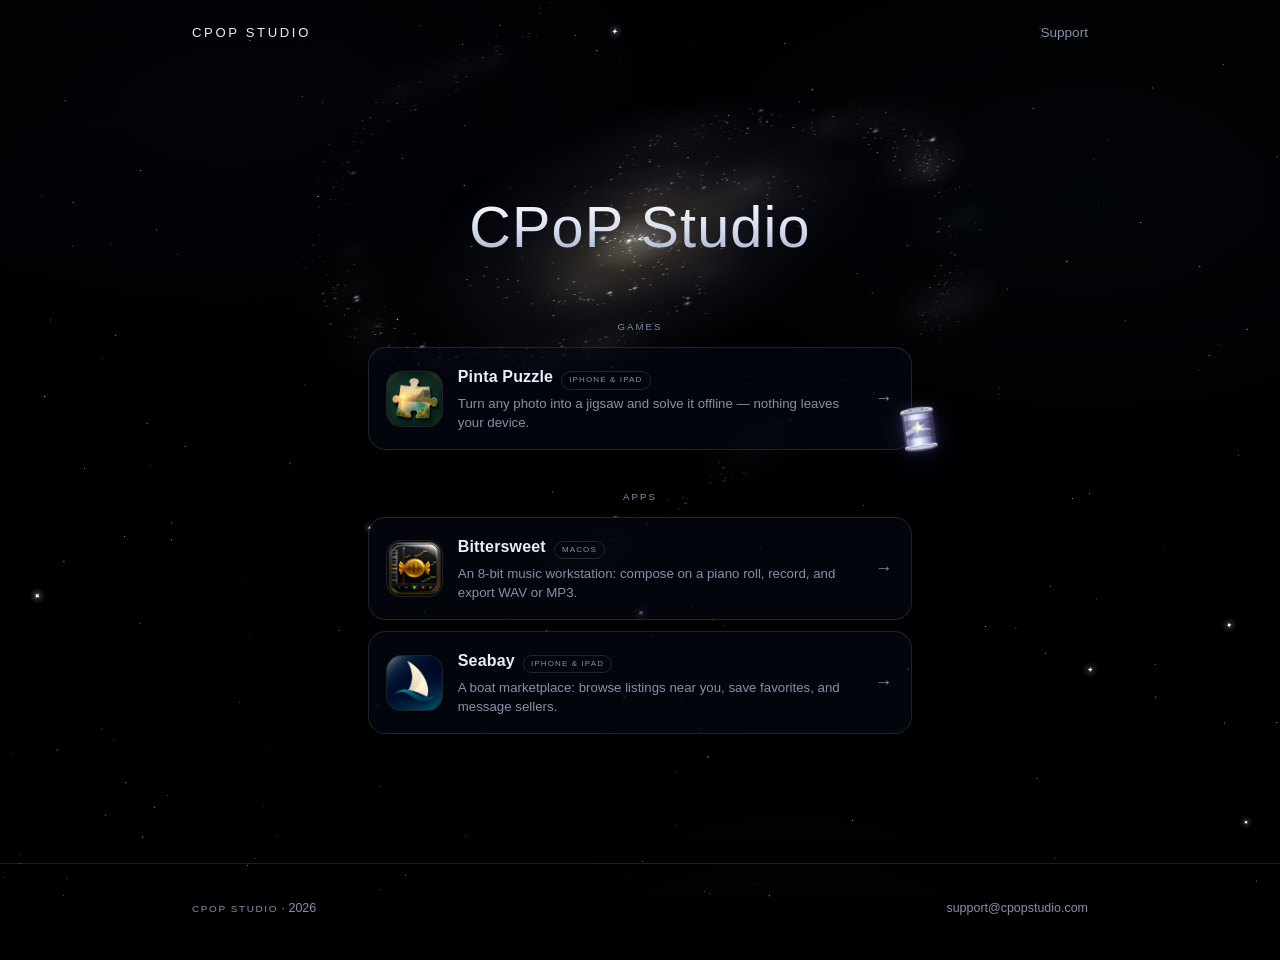
<file: index.html>
<!DOCTYPE html>
<html lang="en">
<head>
  <meta charset="utf-8">
  <meta name="viewport" content="width=device-width, initial-scale=1">
  <meta http-equiv="Content-Security-Policy" content="default-src 'none'; base-uri 'none'; form-action 'none'; script-src 'self'; style-src 'self' https://fonts.googleapis.com; img-src 'self'; font-src 'self' https://fonts.gstatic.com; connect-src https://fonts.googleapis.com https://fonts.gstatic.com; media-src 'none'; object-src 'none'; frame-src 'none'; worker-src 'none'; manifest-src 'self'; upgrade-insecure-requests">
  <meta name="referrer" content="no-referrer">
  <title>CPoP Studio</title>
  <meta name="description" content="CPoP Studio. Home of Pinta Puzzle and other apps.">
  <link rel="icon" href="assets/studio-mark.svg" type="image/svg+xml">
  <link rel="preconnect" href="https://fonts.googleapis.com">
  <link rel="preconnect" href="https://fonts.gstatic.com" crossorigin>
  <link rel="stylesheet" href="https://fonts.googleapis.com/css2?family=Michroma&family=Sora:wght@400;500;600&display=swap">
  <link rel="stylesheet" href="styles.css">
</head>
<body class="home">
  <div class="particle-field" aria-hidden="true">
    <canvas id="particle-canvas"></canvas>
  </div>

  <header class="site-header">
    <div class="wrap site-nav">
      <a class="brand" href="index.html">CPoP Studio</a>
      <ul class="nav-links">
        <li><a href="mailto:support@cpopstudio.com">Support</a></li>
      </ul>
    </div>
  </header>

  <main class="home-stage">
    <div class="wrap">
      <div class="home-brand">
        <h1 data-text="CPoP Studio">
          <span class="fizzy-text">CPoP Studio</span>
        </h1>
      </div>

      <div class="home-catalog">
        <div class="home-apps" data-layout="list">
          <p class="home-apps-label">Games</p>
          <ul class="apps-list">
            <li>
              <a href="apps/pinta-puzzle/index.html">
                <img src="assets/apps/pinta-puzzle/icon.png" width="54" height="54" alt="">
                <span class="app-copy">
                  <span class="app-name">Pinta Puzzle <span class="app-tag">iPhone &amp; iPad</span></span>
                  <span class="app-blurb">Turn any photo into a jigsaw and solve it offline — nothing leaves your device.</span>
                </span>
                <span class="app-arrow" aria-hidden="true">→</span>
              </a>
            </li>
          </ul>
        </div>

        <div class="home-apps" data-layout="list">
          <p class="home-apps-label">Apps</p>
          <ul class="apps-list">
            <li>
              <a href="apps/bittersweet/index.html">
                <img src="assets/apps/bittersweet/icon.png" width="54" height="54" alt="">
                <span class="app-copy">
                  <span class="app-name">Bittersweet <span class="app-tag">macOS</span></span>
                  <span class="app-blurb">An 8-bit music workstation: compose on a piano roll, record, and export WAV or MP3.</span>
                </span>
                <span class="app-arrow" aria-hidden="true">→</span>
              </a>
            </li>
            <li>
              <a href="apps/seabay/index.html">
                <img src="assets/apps/seabay/icon.png" width="54" height="54" alt="">
                <span class="app-copy">
                  <span class="app-name">Seabay <span class="app-tag">iPhone &amp; iPad</span></span>
                  <span class="app-blurb">A boat marketplace: browse listings near you, save favorites, and message sellers.</span>
                </span>
                <span class="app-arrow" aria-hidden="true">→</span>
              </a>
            </li>
          </ul>
        </div>
      </div>
    </div>
  </main>

  <footer class="site-footer">
    <div class="wrap">
      <p><span class="brand-inline">CPoP Studio</span> · 2026</p>
      <div class="footer-links">
        <a href="mailto:support@cpopstudio.com">support@cpopstudio.com</a>
      </div>
    </div>
  </footer>

  <script src="particles.js"></script>
</body>
</html>
</file>
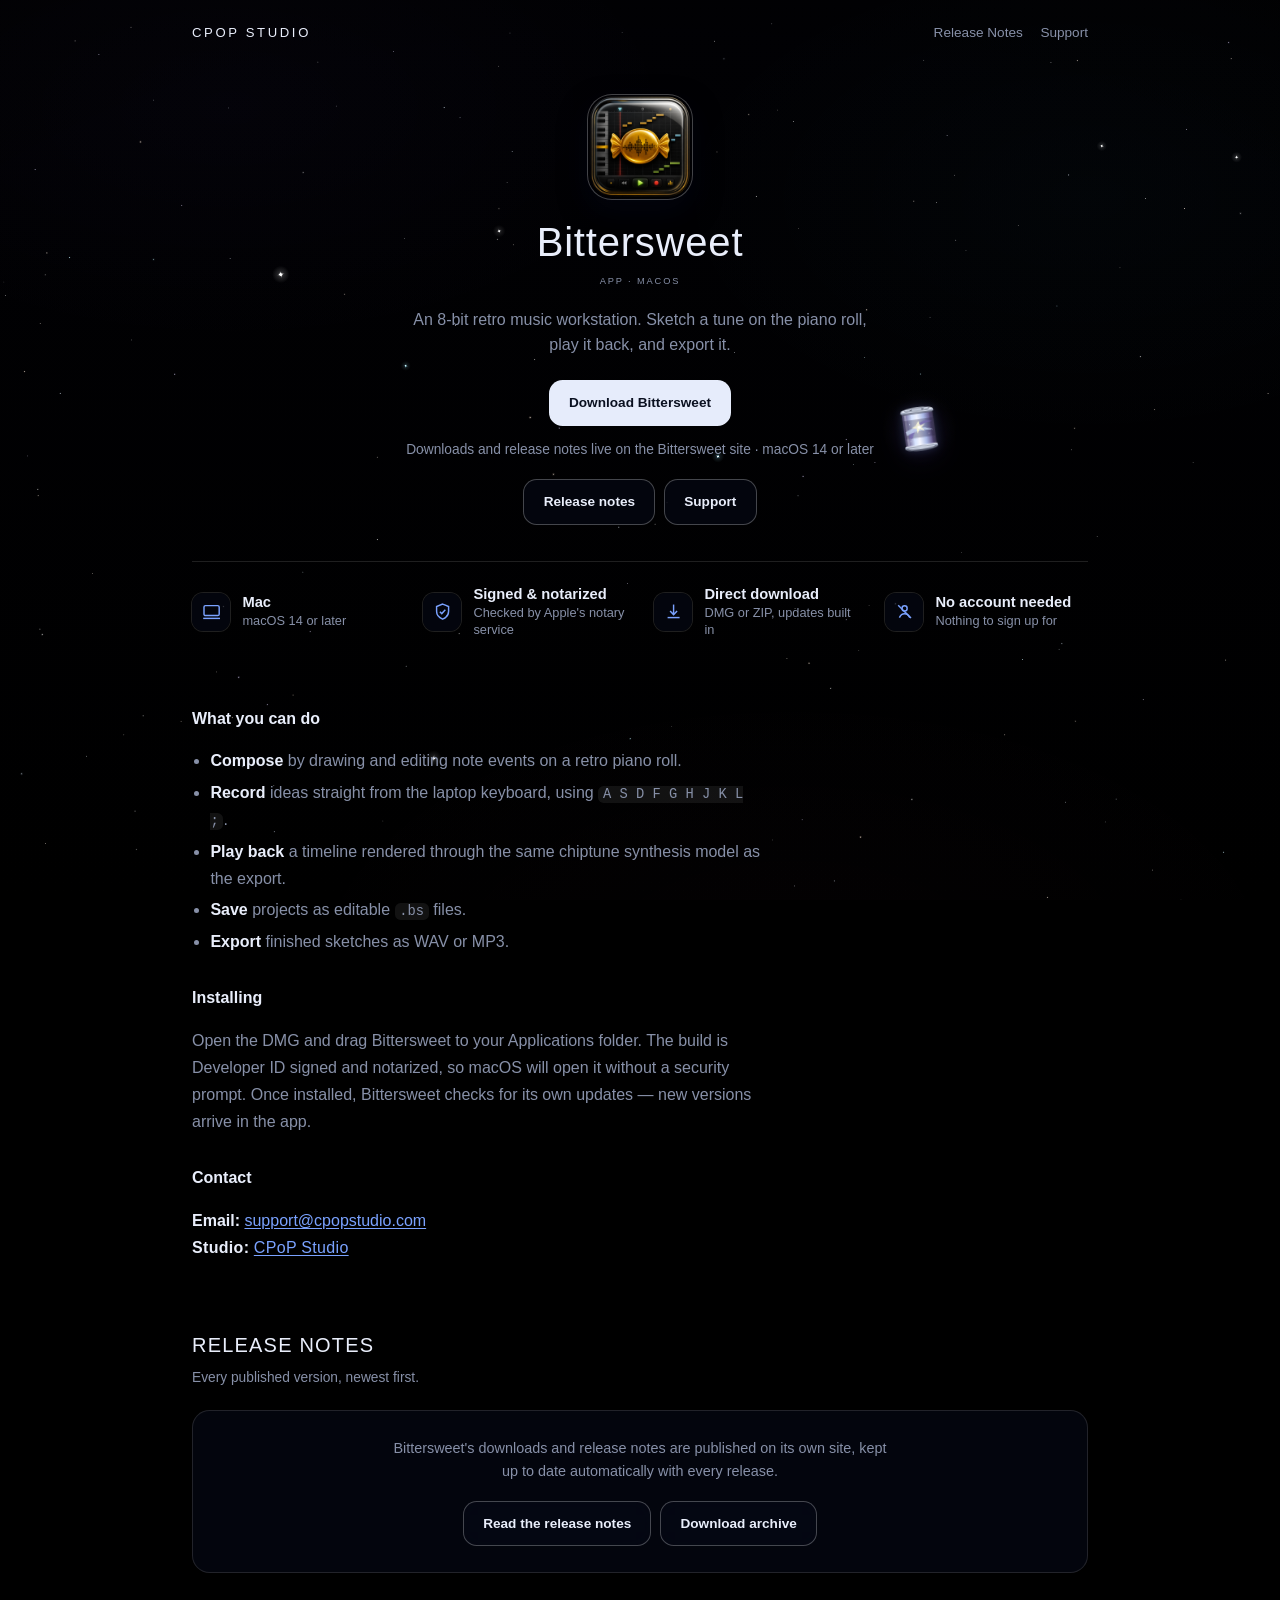
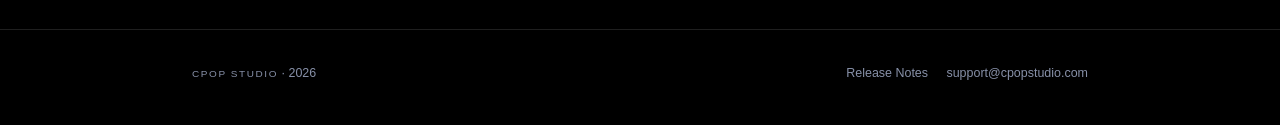
<file: apps/bittersweet/index.html>
<!DOCTYPE html>
<html lang="en">
<head>
  <meta charset="utf-8">
  <meta name="viewport" content="width=device-width, initial-scale=1">
  <meta http-equiv="Content-Security-Policy" content="default-src 'none'; base-uri 'none'; form-action 'none'; script-src 'self'; style-src 'self' https://fonts.googleapis.com; img-src 'self'; font-src 'self' https://fonts.gstatic.com; connect-src https://fonts.googleapis.com https://fonts.gstatic.com; media-src 'none'; object-src 'none'; frame-src 'none'; worker-src 'none'; manifest-src 'self'; upgrade-insecure-requests">
  <meta name="referrer" content="no-referrer">
  <title>Bittersweet — CPoP Studio</title>
  <meta name="description" content="Bittersweet — an 8-bit retro music workstation for macOS. Compose on a piano roll, record from your keyboard, export WAV and MP3.">
  <link rel="icon" href="../../assets/studio-mark.svg" type="image/svg+xml">
  <link rel="preconnect" href="https://fonts.googleapis.com">
  <link rel="preconnect" href="https://fonts.gstatic.com" crossorigin>
  <link rel="stylesheet" href="https://fonts.googleapis.com/css2?family=Michroma&family=Sora:wght@400;500;600&display=swap">
  <link rel="stylesheet" href="../../styles.css">
</head>
<body>
  <div class="particle-field" aria-hidden="true">
    <canvas id="particle-canvas"></canvas>
  </div>

  <header class="site-header">
    <div class="wrap site-nav">
      <a class="brand" href="../../index.html">CPoP Studio</a>
      <ul class="nav-links">
        <li><a href="#release-notes">Release Notes</a></li>
        <li><a href="mailto:support@cpopstudio.com">Support</a></li>
      </ul>
    </div>
  </header>

  <main class="wrap">
    <section class="app-hero">
      <img class="app-hero-icon" src="../../assets/apps/bittersweet/icon.png" width="104" height="104" alt="Bittersweet app icon">
      <div class="app-title">
        <h1>Bittersweet</h1>
        <p class="app-platform">App · macOS</p>
      </div>
      <p class="lede">An 8-bit retro music workstation. Sketch a tune on the piano roll, play it back, and export it.</p>
      <div class="app-cta">
        <a class="button button-primary" href="https://caiquecosta.github.io/bittersweet_page/" target="_blank" rel="noopener noreferrer">Download Bittersweet</a>
      </div>
      <p class="note">Downloads and release notes live on the Bittersweet site · macOS 14 or later</p>
      <div class="button-row">
        <a class="button button-ghost" href="#release-notes">Release notes</a>
        <a class="button button-ghost" href="mailto:support@cpopstudio.com">Support</a>
      </div>
    </section>

    <ul class="facts">
      <li>
        <span class="fact-icon" aria-hidden="true">
          <svg viewBox="0 0 24 24" fill="none" stroke="currentColor" stroke-width="1.8"><rect x="2.5" y="4.5" width="19" height="12.5" rx="1.8"/><path d="M1.5 20.5h21"/></svg>
        </span>
        <span class="fact-text">
          <strong>Mac</strong>
          <span>macOS 14 or later</span>
        </span>
      </li>
      <li>
        <span class="fact-icon" aria-hidden="true">
          <svg viewBox="0 0 24 24" fill="none" stroke="currentColor" stroke-width="1.8"><path d="M12 2.6l7.5 3v6.1c0 4.2-3 8-7.5 9.7-4.5-1.7-7.5-5.5-7.5-9.7V5.6z"/><path d="M8.6 12.1l2.4 2.4 4.4-4.8"/></svg>
        </span>
        <span class="fact-text">
          <strong>Signed &amp; notarized</strong>
          <span>Checked by Apple's notary service</span>
        </span>
      </li>
      <li>
        <span class="fact-icon" aria-hidden="true">
          <svg viewBox="0 0 24 24" fill="none" stroke="currentColor" stroke-width="1.8"><path d="M12 3.2v12.4"/><path d="M7.6 11.4L12 15.8l4.4-4.4"/><path d="M4.5 19.5h15"/></svg>
        </span>
        <span class="fact-text">
          <strong>Direct download</strong>
          <span>DMG or ZIP, updates built in</span>
        </span>
      </li>
      <li>
        <span class="fact-icon" aria-hidden="true">
          <svg viewBox="0 0 24 24" fill="none" stroke="currentColor" stroke-width="1.8"><circle cx="12" cy="8" r="3.2"/><path d="M5.5 19.5c1.4-3.2 3.7-4.8 6.5-4.8s5.1 1.6 6.5 4.8"/><path d="M4 4l16 16"/></svg>
        </span>
        <span class="fact-text">
          <strong>No account needed</strong>
          <span>Nothing to sign up for</span>
        </span>
      </li>
    </ul>

    <article class="prose">
      <h2>What you can do</h2>
      <ul>
        <li><strong>Compose</strong> by drawing and editing note events on a retro piano roll.</li>
        <li><strong>Record</strong> ideas straight from the laptop keyboard, using <code>A S D F G H J K L ;</code>.</li>
        <li><strong>Play back</strong> a timeline rendered through the same chiptune synthesis model as the export.</li>
        <li><strong>Save</strong> projects as editable <code>.bs</code> files.</li>
        <li><strong>Export</strong> finished sketches as WAV or MP3.</li>
      </ul>

      <h2>Installing</h2>
      <p>
        Open the DMG and drag Bittersweet to your Applications folder. The build is Developer ID signed
        and notarized, so macOS will open it without a security prompt. Once installed, Bittersweet checks
        for its own updates — new versions arrive in the app.
      </p>

      <h2>Contact</h2>
      <p>
        <strong>Email:</strong> <a href="mailto:support@cpopstudio.com">support@cpopstudio.com</a><br>
        <strong class="brand-inline">Studio:</strong> <a class="brand-inline" href="https://cpopstudio.com">CPoP Studio</a>
      </p>
    </article>

    <!-- Bittersweet ships from its own site, which already generates the
         download links and release notes from GitHub Releases. Rather than copy
         that here and let it drift, this section points at the source. -->
    <section class="releases" id="release-notes">
      <div class="releases-head">
        <h2>Release notes</h2>
        <p class="note">Every published version, newest first.</p>
      </div>

      <div class="releases-elsewhere">
        <p>
          Bittersweet's downloads and release notes are published on its own site, kept up to date
          automatically with every release.
        </p>
        <div class="button-row">
          <a class="button button-ghost" href="https://caiquecosta.github.io/bittersweet_page/release-notes.html" target="_blank" rel="noopener noreferrer">Read the release notes</a>
          <a class="button button-ghost" href="https://caiquecosta.github.io/bittersweet_page/archive.html" target="_blank" rel="noopener noreferrer">Download archive</a>
        </div>
      </div>
    </section>
  </main>

  <footer class="site-footer">
    <div class="wrap">
      <p><span class="brand-inline">CPoP Studio</span> · 2026</p>
      <div class="footer-links">
        <a href="#release-notes">Release Notes</a>
        <a href="mailto:support@cpopstudio.com">support@cpopstudio.com</a>
      </div>
    </div>
  </footer>

  <script src="../../particles.js"></script>
</body>
</html>
</file>
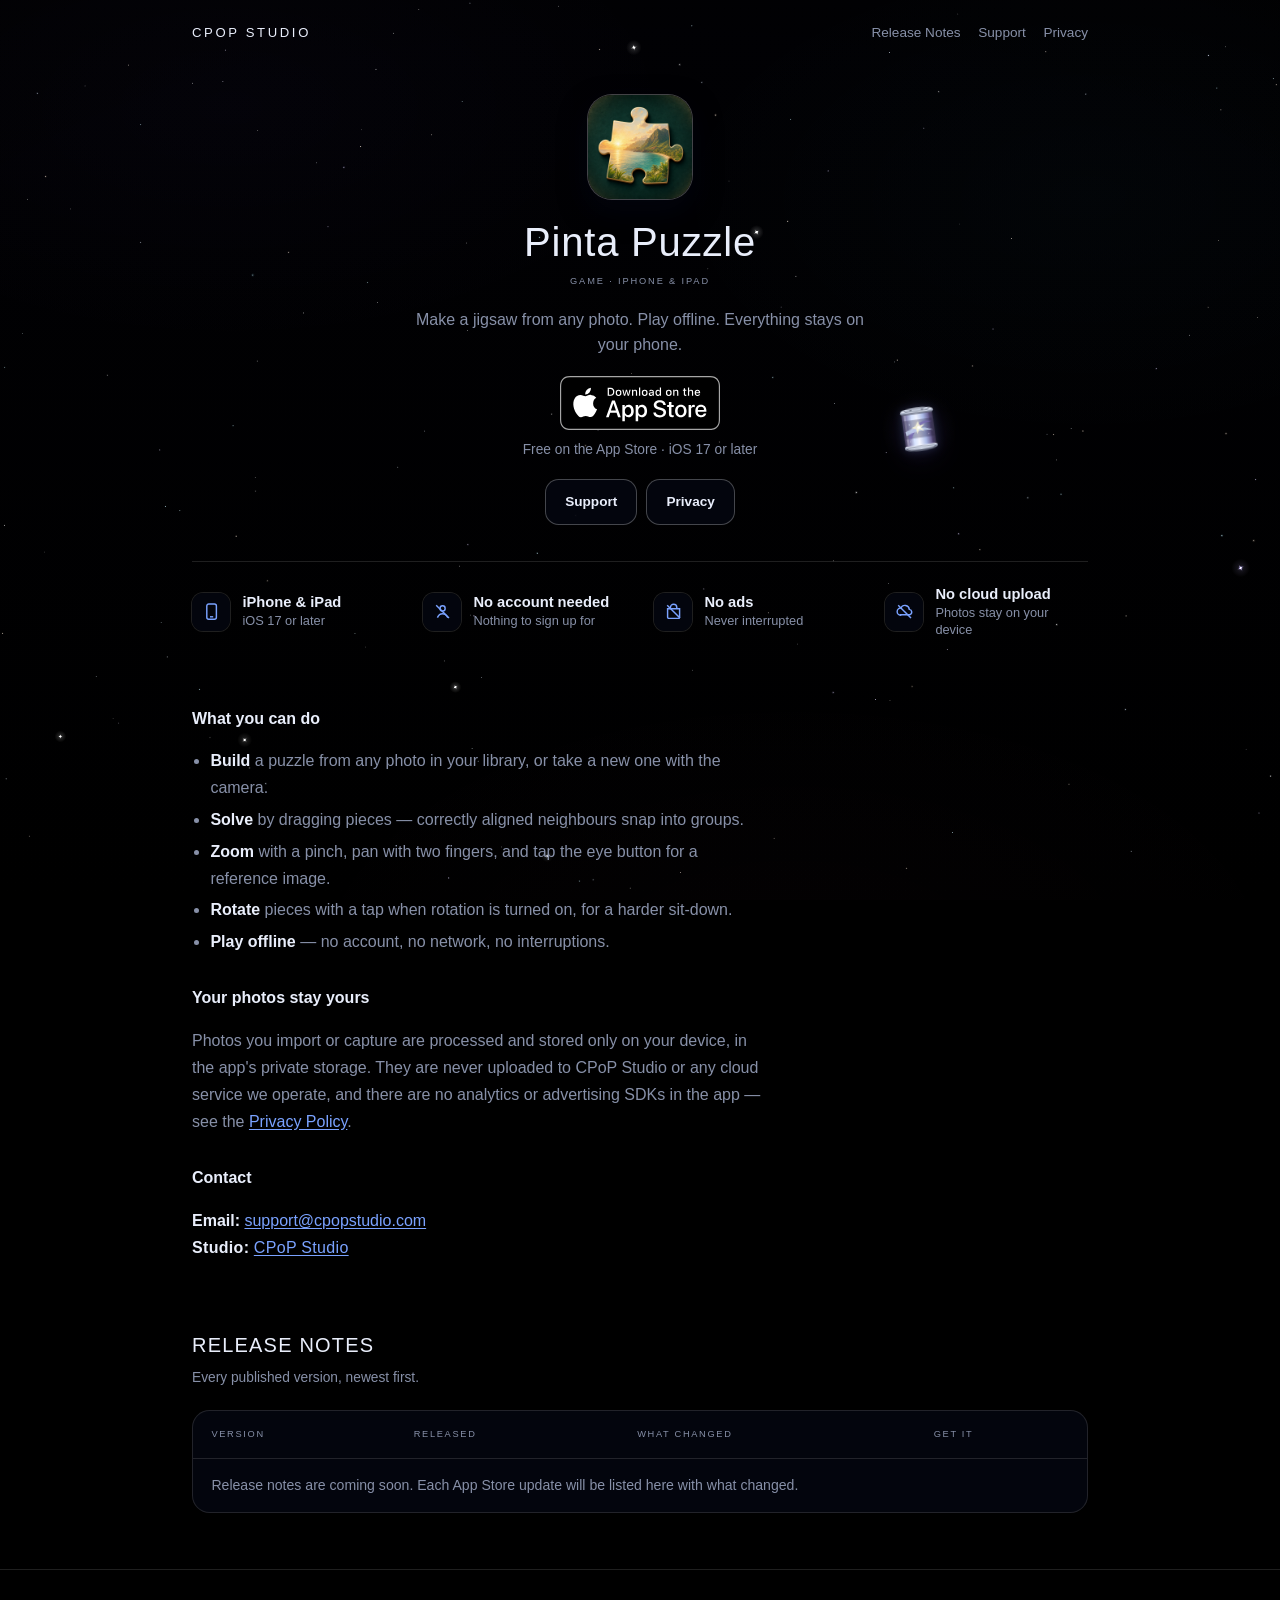
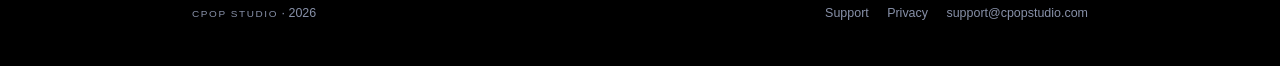
<file: apps/pinta-puzzle/index.html>
<!DOCTYPE html>
<html lang="en">
<head>
  <meta charset="utf-8">
  <meta name="viewport" content="width=device-width, initial-scale=1">
  <meta http-equiv="Content-Security-Policy" content="default-src 'none'; base-uri 'none'; form-action 'none'; script-src 'self'; style-src 'self' https://fonts.googleapis.com; img-src 'self'; font-src 'self' https://fonts.gstatic.com; connect-src https://fonts.googleapis.com https://fonts.gstatic.com; media-src 'none'; object-src 'none'; frame-src 'none'; worker-src 'none'; manifest-src 'self'; upgrade-insecure-requests">
  <meta name="referrer" content="no-referrer">
  <title>Pinta Puzzle — CPoP Studio</title>
  <meta name="description" content="Pinta Puzzle — private photo jigsaws for iPhone and iPad. Offline. On your device.">
  <link rel="icon" href="../../assets/studio-mark.svg" type="image/svg+xml">
  <link rel="preconnect" href="https://fonts.googleapis.com">
  <link rel="preconnect" href="https://fonts.gstatic.com" crossorigin>
  <link rel="stylesheet" href="https://fonts.googleapis.com/css2?family=Michroma&family=Sora:wght@400;500;600&display=swap">
  <link rel="stylesheet" href="../../styles.css">
</head>
<body>
  <div class="particle-field" aria-hidden="true">
    <canvas id="particle-canvas"></canvas>
  </div>

  <header class="site-header">
    <div class="wrap site-nav">
      <a class="brand" href="../../index.html">CPoP Studio</a>
      <ul class="nav-links">
        <li><a href="#release-notes">Release Notes</a></li>
        <li><a href="support.html">Support</a></li>
        <li><a href="privacy.html">Privacy</a></li>
      </ul>
    </div>
  </header>

  <main class="wrap">
    <section class="app-hero">
      <img class="app-hero-icon" src="../../assets/apps/pinta-puzzle/icon.png" width="104" height="104" alt="Pinta Puzzle app icon">
      <div class="app-title">
        <h1>Pinta Puzzle</h1>
        <p class="app-platform">Game · iPhone &amp; iPad</p>
      </div>
      <p class="lede">Make a jigsaw from any photo. Play offline. Everything stays on your phone.</p>
      <div class="app-cta">
        <a class="app-store-badge-link" href="https://apps.apple.com/us/app/pinta-puzzle/id6790492781" target="_blank" rel="noopener noreferrer">
          <img class="app-store-badge" src="../../assets/download-on-the-app-store.svg" width="160" height="54" alt="Download on the App Store">
        </a>
      </div>
      <p class="note">Free on the App Store · iOS 17 or later</p>
      <div class="button-row">
        <a class="button button-ghost" href="support.html">Support</a>
        <a class="button button-ghost" href="privacy.html">Privacy</a>
      </div>
    </section>

    <ul class="facts">
      <li>
        <span class="fact-icon" aria-hidden="true">
          <svg viewBox="0 0 24 24" fill="none" stroke="currentColor" stroke-width="1.8"><rect x="6" y="2.5" width="12" height="19" rx="2.5"/><path d="M10 18.5h4"/></svg>
        </span>
        <span class="fact-text">
          <strong>iPhone &amp; iPad</strong>
          <span>iOS 17 or later</span>
        </span>
      </li>
      <li>
        <span class="fact-icon" aria-hidden="true">
          <svg viewBox="0 0 24 24" fill="none" stroke="currentColor" stroke-width="1.8"><circle cx="12" cy="8" r="3.2"/><path d="M5.5 19.5c1.4-3.2 3.7-4.8 6.5-4.8s5.1 1.6 6.5 4.8"/><path d="M4 4l16 16"/></svg>
        </span>
        <span class="fact-text">
          <strong>No account needed</strong>
          <span>Nothing to sign up for</span>
        </span>
      </li>
      <li>
        <span class="fact-icon" aria-hidden="true">
          <svg viewBox="0 0 24 24" fill="none" stroke="currentColor" stroke-width="1.8"><path d="M4.5 8.5h15v10.5a1.5 1.5 0 0 1-1.5 1.5h-12a1.5 1.5 0 0 1-1.5-1.5V8.5z"/><path d="M8 8.5V6.8A4 4 0 0 1 12 2.8a4 4 0 0 1 4 4v1.7"/><path d="M4 4l16 16"/></svg>
        </span>
        <span class="fact-text">
          <strong>No ads</strong>
          <span>Never interrupted</span>
        </span>
      </li>
      <li>
        <span class="fact-icon" aria-hidden="true">
          <svg viewBox="0 0 24 24" fill="none" stroke="currentColor" stroke-width="1.8"><path d="M7 16.5a4.5 4.5 0 0 1 .4-9 5.5 5.5 0 0 1 10.5 1.7 3.5 3.5 0 0 1 .6 6.8H7z"/><path d="M4 4l16 16"/></svg>
        </span>
        <span class="fact-text">
          <strong>No cloud upload</strong>
          <span>Photos stay on your device</span>
        </span>
      </li>
    </ul>

    <article class="prose">
      <h2>What you can do</h2>
      <ul>
        <li><strong>Build</strong> a puzzle from any photo in your library, or take a new one with the camera.</li>
        <li><strong>Solve</strong> by dragging pieces — correctly aligned neighbours snap into groups.</li>
        <li><strong>Zoom</strong> with a pinch, pan with two fingers, and tap the eye button for a reference image.</li>
        <li><strong>Rotate</strong> pieces with a tap when rotation is turned on, for a harder sit-down.</li>
        <li><strong>Play offline</strong> — no account, no network, no interruptions.</li>
      </ul>

      <h2>Your photos stay yours</h2>
      <p>
        Photos you import or capture are processed and stored only on your device, in the app's private
        storage. They are never uploaded to CPoP Studio or any cloud service we operate, and there are no
        analytics or advertising SDKs in the app — see the <a href="privacy.html">Privacy Policy</a>.
      </p>

      <h2>Contact</h2>
      <p>
        <strong>Email:</strong> <a href="mailto:support@cpopstudio.com">support@cpopstudio.com</a><br>
        <strong class="brand-inline">Studio:</strong> <a class="brand-inline" href="https://cpopstudio.com">CPoP Studio</a>
      </p>
    </article>

    <section class="releases" id="release-notes" data-empty-message="Release notes are coming soon. Each App Store update will be listed here with what changed.">
      <div class="releases-head">
        <h2>Release notes</h2>
        <p class="note">Every published version, newest first.</p>
      </div>

      <div class="releases-table-wrap">
        <table class="releases-table">
          <thead>
            <tr>
              <th scope="col">Version</th>
              <th scope="col">Released</th>
              <th scope="col">What changed</th>
              <th scope="col">Get it</th>
            </tr>
          </thead>
          <tbody data-releases-body>
            <tr>
              <td colspan="4" class="releases-empty">Loading release notes…</td>
            </tr>
          </tbody>
        </table>
      </div>

      <nav class="releases-pager" data-releases-pager hidden aria-label="Release notes pages">
        <button type="button" class="button button-ghost" data-releases-prev>Newer</button>
        <span class="note" data-releases-status></span>
        <button type="button" class="button button-ghost" data-releases-next>Older</button>
      </nav>
    </section>
  </main>

  <footer class="site-footer">
    <div class="wrap">
      <p><span class="brand-inline">CPoP Studio</span> · 2026</p>
      <div class="footer-links">
        <a href="support.html">Support</a>
        <a href="privacy.html">Privacy</a>
        <a href="mailto:support@cpopstudio.com">support@cpopstudio.com</a>
      </div>
    </div>
  </footer>

  <script src="../../particles.js"></script>
  <script src="../../app-page.js"></script>
</body>
</html>
</file>
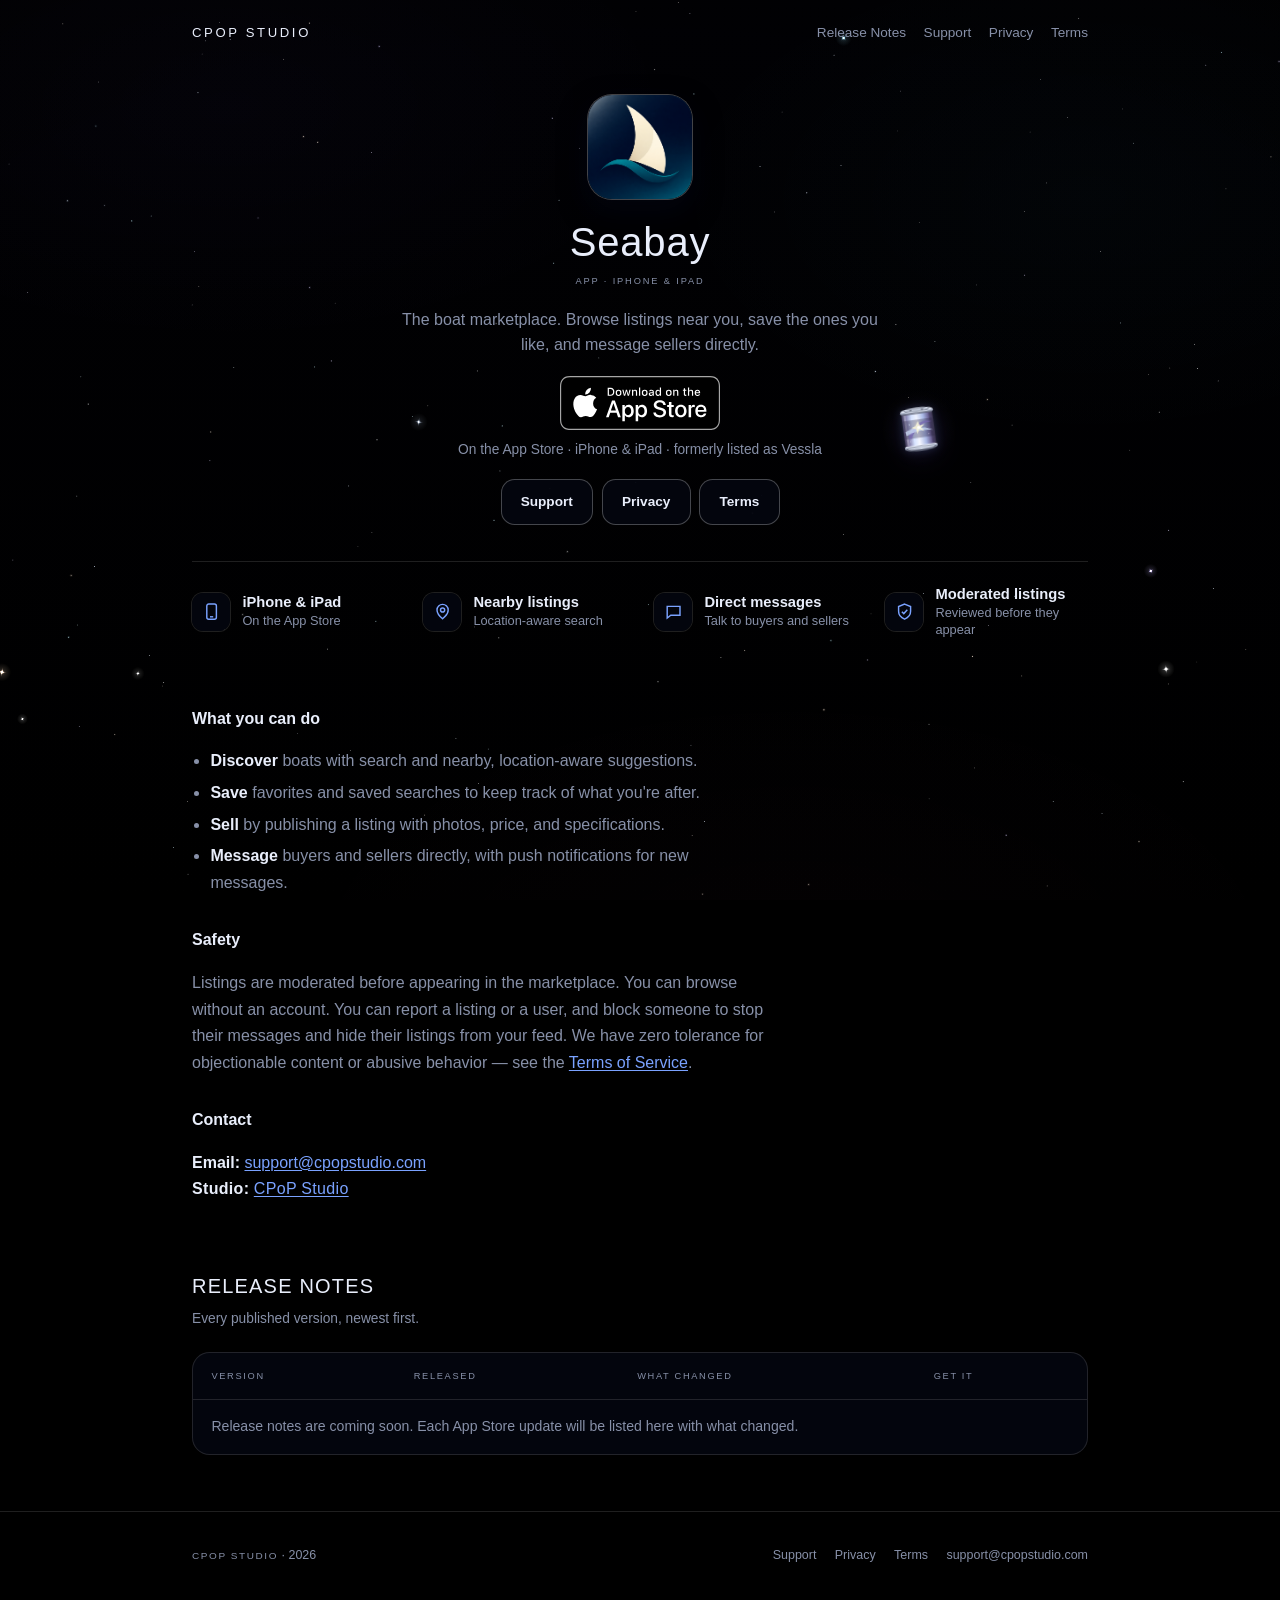
<file: apps/seabay/index.html>
<!DOCTYPE html>
<html lang="en">
<head>
  <meta charset="utf-8">
  <meta name="viewport" content="width=device-width, initial-scale=1">
  <meta http-equiv="Content-Security-Policy" content="default-src 'none'; base-uri 'none'; form-action 'none'; script-src 'self'; style-src 'self' https://fonts.googleapis.com; img-src 'self'; font-src 'self' https://fonts.gstatic.com; connect-src https://fonts.googleapis.com https://fonts.gstatic.com; media-src 'none'; object-src 'none'; frame-src 'none'; worker-src 'none'; manifest-src 'self'; upgrade-insecure-requests">
  <meta name="referrer" content="no-referrer">
  <title>Seabay — CPoP Studio</title>
  <meta name="description" content="Seabay by CPoP Studio. Buy and sell boats: browse listings near you, save favorites, and message sellers directly.">
  <link rel="icon" href="../../assets/studio-mark.svg" type="image/svg+xml">
  <link rel="preconnect" href="https://fonts.googleapis.com">
  <link rel="preconnect" href="https://fonts.gstatic.com" crossorigin>
  <link rel="stylesheet" href="https://fonts.googleapis.com/css2?family=Michroma&family=Sora:wght@400;500;600&display=swap">
  <link rel="stylesheet" href="../../styles.css">
</head>
<body>
  <div class="particle-field" aria-hidden="true">
    <canvas id="particle-canvas"></canvas>
  </div>

  <header class="site-header">
    <div class="wrap site-nav">
      <a class="brand" href="../../index.html">CPoP Studio</a>
      <ul class="nav-links">
        <li><a href="#release-notes">Release Notes</a></li>
        <li><a href="support.html">Support</a></li>
        <li><a href="privacy.html">Privacy</a></li>
        <li><a href="terms.html">Terms</a></li>
      </ul>
    </div>
  </header>

  <main class="wrap">
    <section class="app-hero">
      <img class="app-hero-icon" src="../../assets/apps/seabay/icon.png" width="104" height="104" alt="Seabay app icon">
      <div class="app-title">
        <h1>Seabay</h1>
        <p class="app-platform">App · iPhone &amp; iPad</p>
      </div>
      <p class="lede">The boat marketplace. Browse listings near you, save the ones you like, and message sellers directly.</p>
      <div class="app-cta">
        <a class="app-store-badge-link" href="https://apps.apple.com/us/app/vessla-boat-marketplace/id6800980668" target="_blank" rel="noopener noreferrer">
          <img class="app-store-badge" src="../../assets/download-on-the-app-store.svg" width="160" height="54" alt="Download on the App Store">
        </a>
      </div>
      <p class="note">On the App Store · iPhone &amp; iPad · formerly listed as Vessla</p>
      <div class="button-row">
        <a class="button button-ghost" href="support.html">Support</a>
        <a class="button button-ghost" href="privacy.html">Privacy</a>
        <a class="button button-ghost" href="terms.html">Terms</a>
      </div>
    </section>

    <ul class="facts">
      <li>
        <span class="fact-icon" aria-hidden="true">
          <svg viewBox="0 0 24 24" fill="none" stroke="currentColor" stroke-width="1.8"><rect x="6" y="2.5" width="12" height="19" rx="2.5"/><path d="M10 18.5h4"/></svg>
        </span>
        <span class="fact-text">
          <strong>iPhone &amp; iPad</strong>
          <span>On the App Store</span>
        </span>
      </li>
      <li>
        <span class="fact-icon" aria-hidden="true">
          <svg viewBox="0 0 24 24" fill="none" stroke="currentColor" stroke-width="1.8"><path d="M12 21s7-5.7 7-11a7 7 0 1 0-14 0c0 5.3 7 11 7 11z"/><circle cx="12" cy="10" r="2.6"/></svg>
        </span>
        <span class="fact-text">
          <strong>Nearby listings</strong>
          <span>Location-aware search</span>
        </span>
      </li>
      <li>
        <span class="fact-icon" aria-hidden="true">
          <svg viewBox="0 0 24 24" fill="none" stroke="currentColor" stroke-width="1.8"><path d="M4 5.5h16v11H8.5L4 20z"/></svg>
        </span>
        <span class="fact-text">
          <strong>Direct messages</strong>
          <span>Talk to buyers and sellers</span>
        </span>
      </li>
      <li>
        <span class="fact-icon" aria-hidden="true">
          <svg viewBox="0 0 24 24" fill="none" stroke="currentColor" stroke-width="1.8"><path d="M12 2.6l7.5 3v6.1c0 4.2-3 8-7.5 9.7-4.5-1.7-7.5-5.5-7.5-9.7V5.6z"/><path d="M8.6 12.1l2.4 2.4 4.4-4.8"/></svg>
        </span>
        <span class="fact-text">
          <strong>Moderated listings</strong>
          <span>Reviewed before they appear</span>
        </span>
      </li>
    </ul>

    <article class="prose">
      <h2>What you can do</h2>
      <ul>
        <li><strong>Discover</strong> boats with search and nearby, location-aware suggestions.</li>
        <li><strong>Save</strong> favorites and saved searches to keep track of what you're after.</li>
        <li><strong>Sell</strong> by publishing a listing with photos, price, and specifications.</li>
        <li><strong>Message</strong> buyers and sellers directly, with push notifications for new messages.</li>
      </ul>

      <h2>Safety</h2>
      <p>
        Listings are moderated before appearing in the marketplace. You can browse without an account.
        You can report a listing or a user, and block someone to stop their messages and hide their
        listings from your feed. We have zero tolerance for objectionable content or abusive behavior —
        see the <a href="terms.html">Terms of Service</a>.
      </p>

      <h2>Contact</h2>
      <p>
        <strong>Email:</strong> <a href="mailto:support@cpopstudio.com">support@cpopstudio.com</a><br>
        <strong class="brand-inline">Studio:</strong> <a class="brand-inline" href="https://cpopstudio.com">CPoP Studio</a>
      </p>
    </article>

    <section class="releases" id="release-notes" data-empty-message="Release notes are coming soon. Each App Store update will be listed here with what changed.">
      <div class="releases-head">
        <h2>Release notes</h2>
        <p class="note">Every published version, newest first.</p>
      </div>

      <div class="releases-table-wrap">
        <table class="releases-table">
          <thead>
            <tr>
              <th scope="col">Version</th>
              <th scope="col">Released</th>
              <th scope="col">What changed</th>
              <th scope="col">Get it</th>
            </tr>
          </thead>
          <tbody data-releases-body>
            <tr>
              <td colspan="4" class="releases-empty">Loading release notes…</td>
            </tr>
          </tbody>
        </table>
      </div>

      <nav class="releases-pager" data-releases-pager hidden aria-label="Release notes pages">
        <button type="button" class="button button-ghost" data-releases-prev>Newer</button>
        <span class="note" data-releases-status></span>
        <button type="button" class="button button-ghost" data-releases-next>Older</button>
      </nav>
    </section>
  </main>

  <footer class="site-footer">
    <div class="wrap">
      <p><span class="brand-inline">CPoP Studio</span> · 2026</p>
      <div class="footer-links">
        <a href="support.html">Support</a>
        <a href="privacy.html">Privacy</a>
        <a href="terms.html">Terms</a>
        <a href="mailto:support@cpopstudio.com">support@cpopstudio.com</a>
      </div>
    </div>
  </footer>

  <script src="../../particles.js"></script>
  <script src="../../app-page.js"></script>
</body>
</html>
</file>
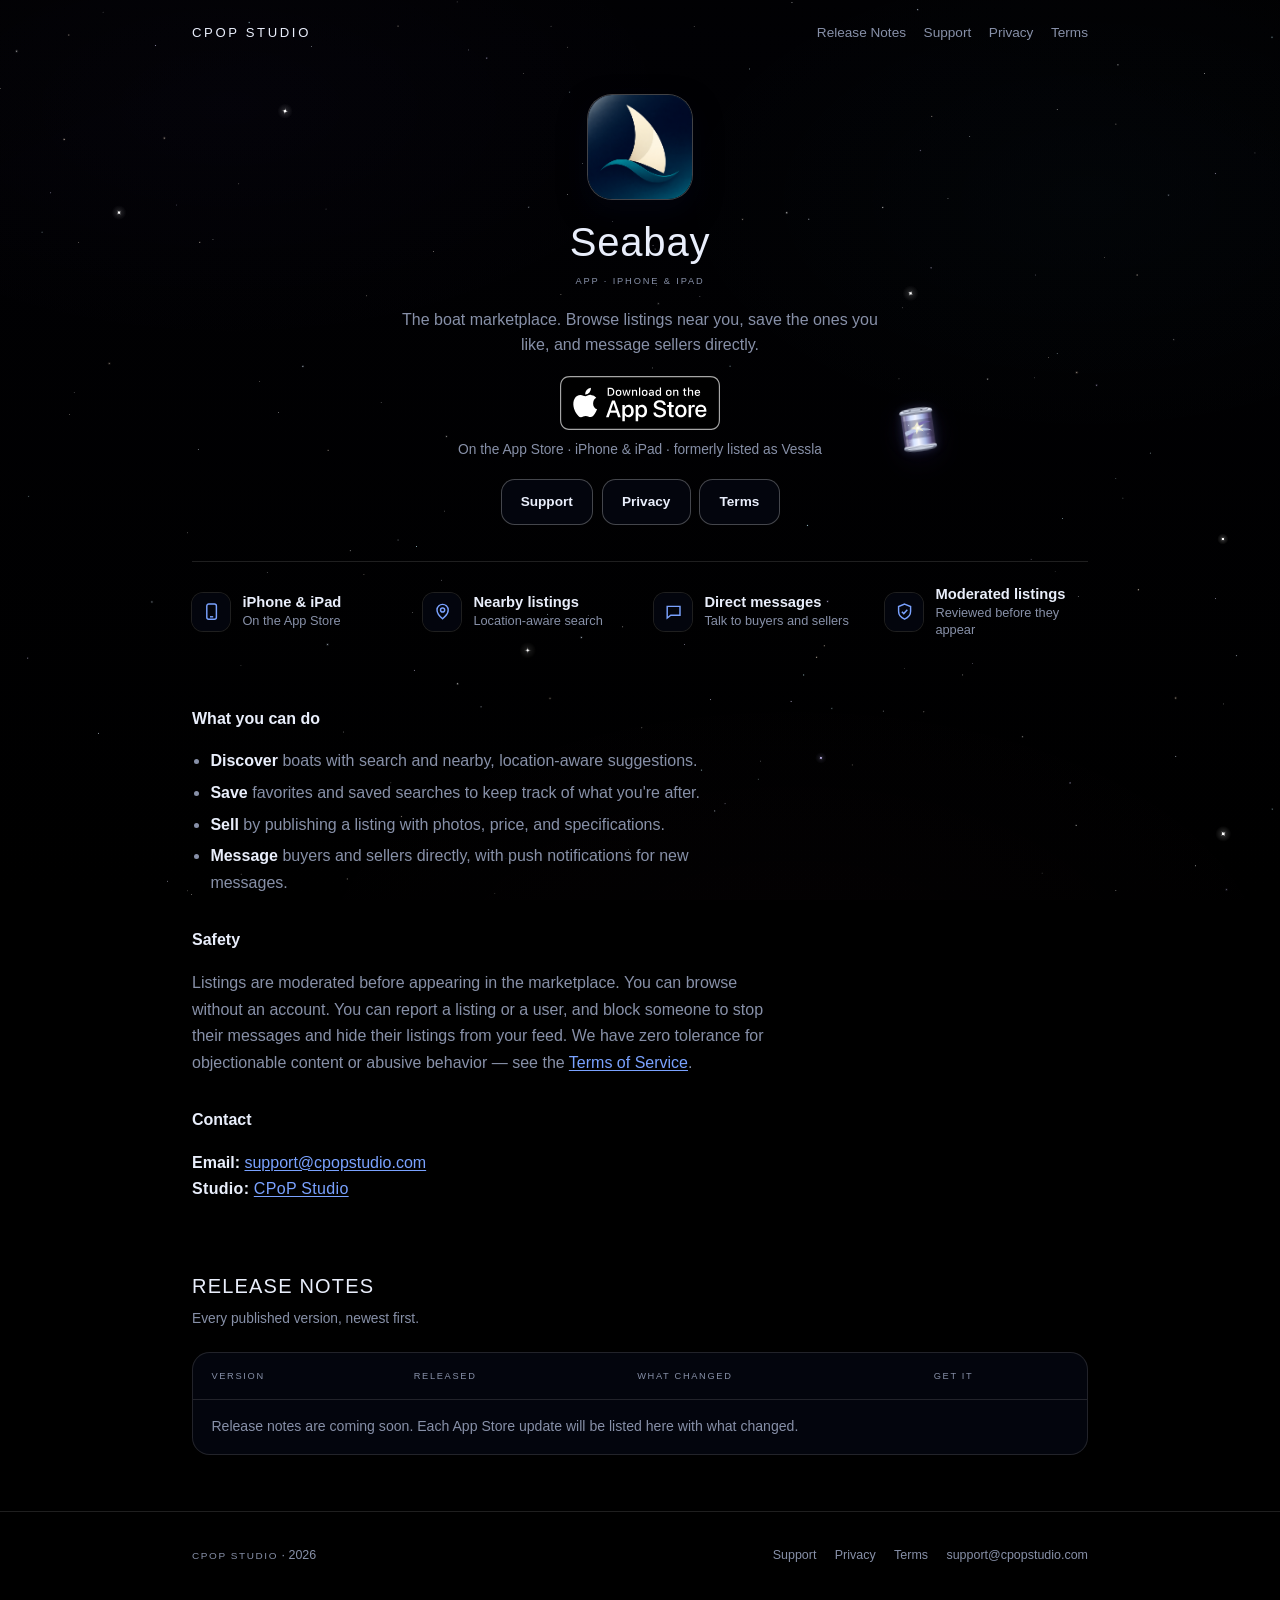
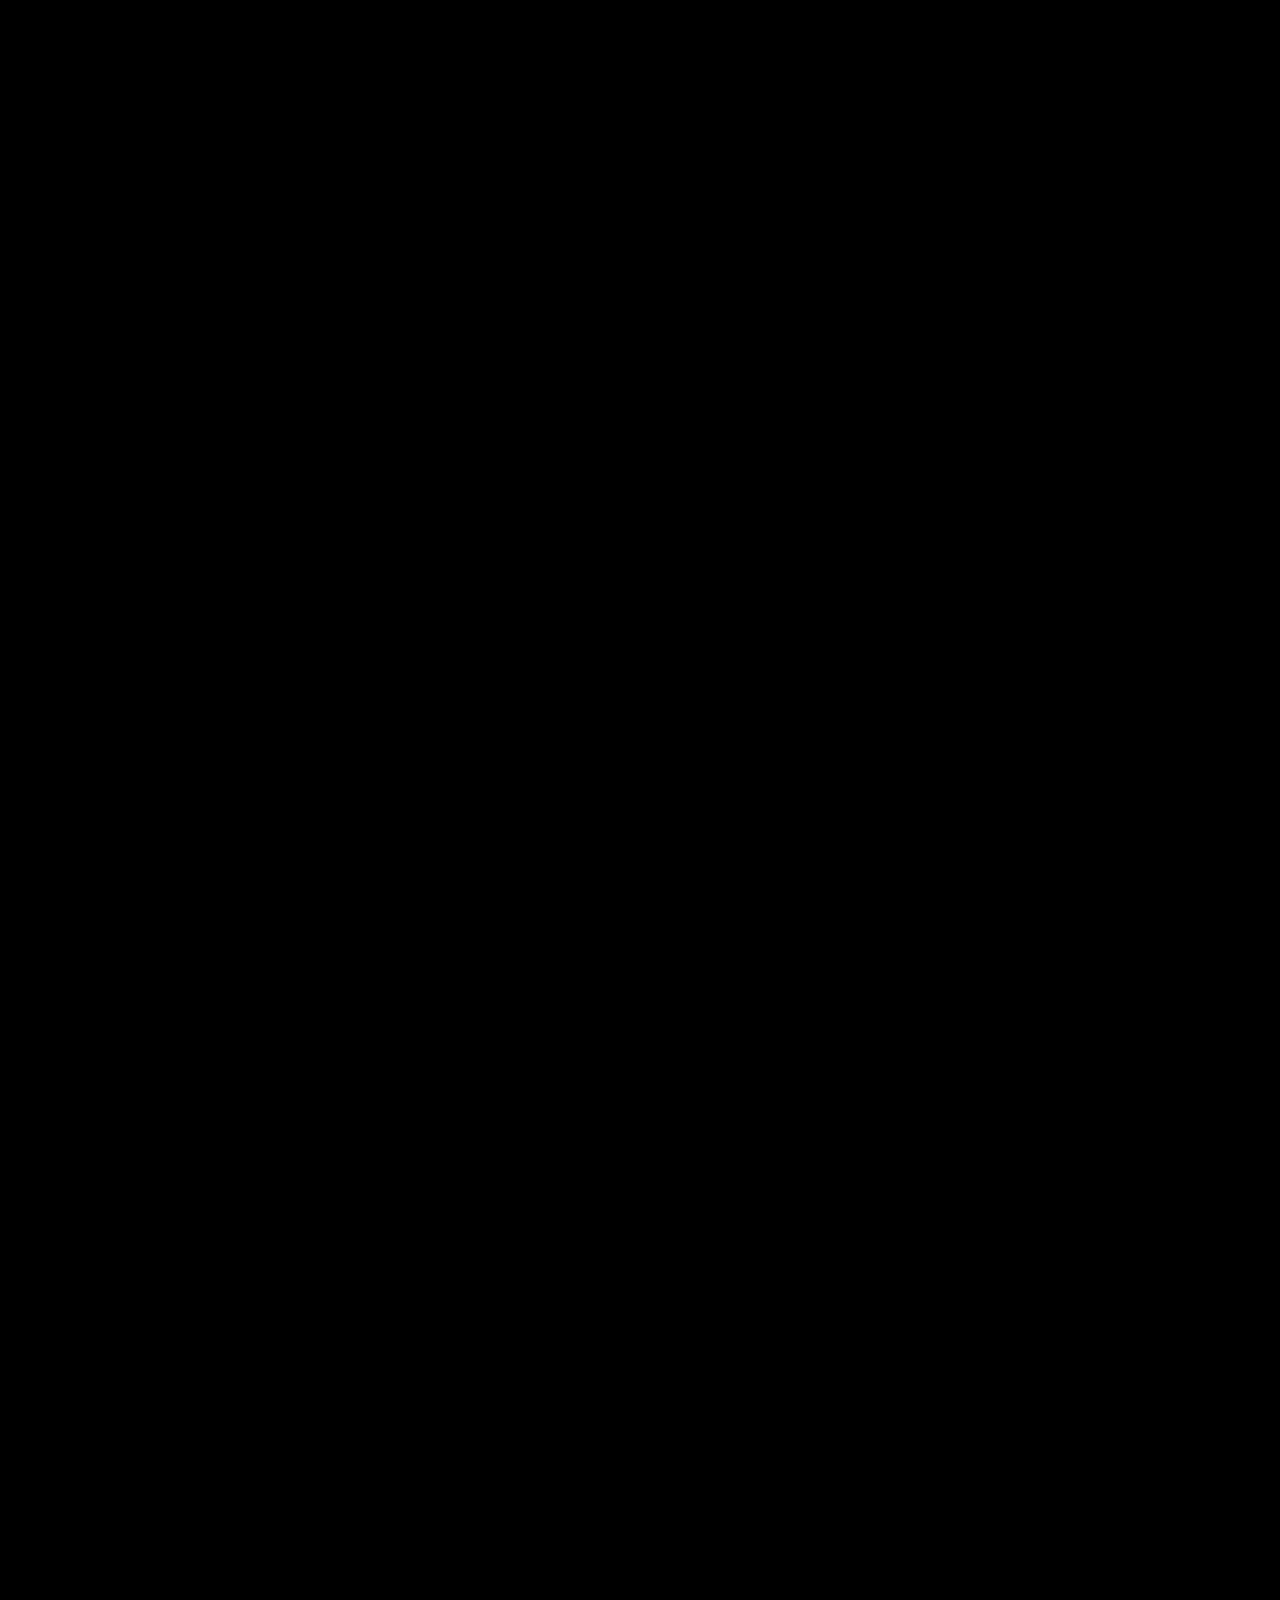
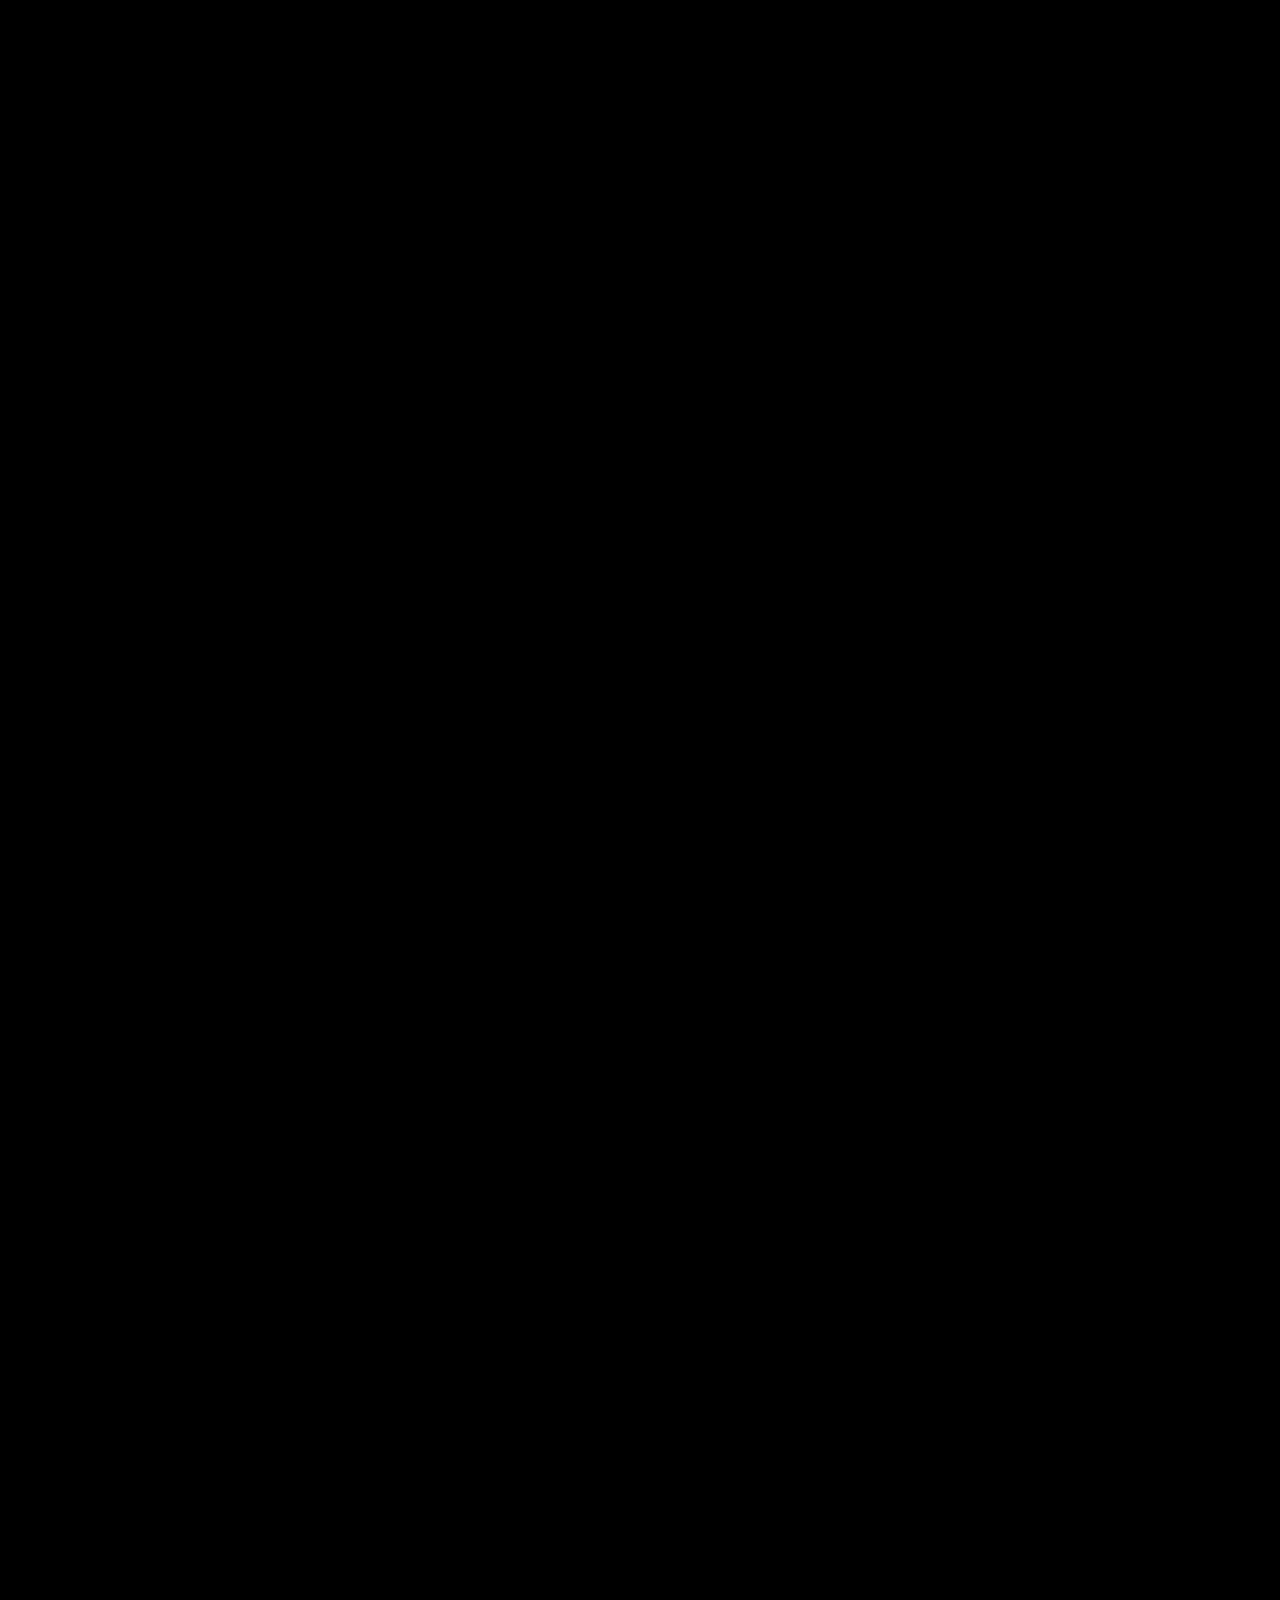
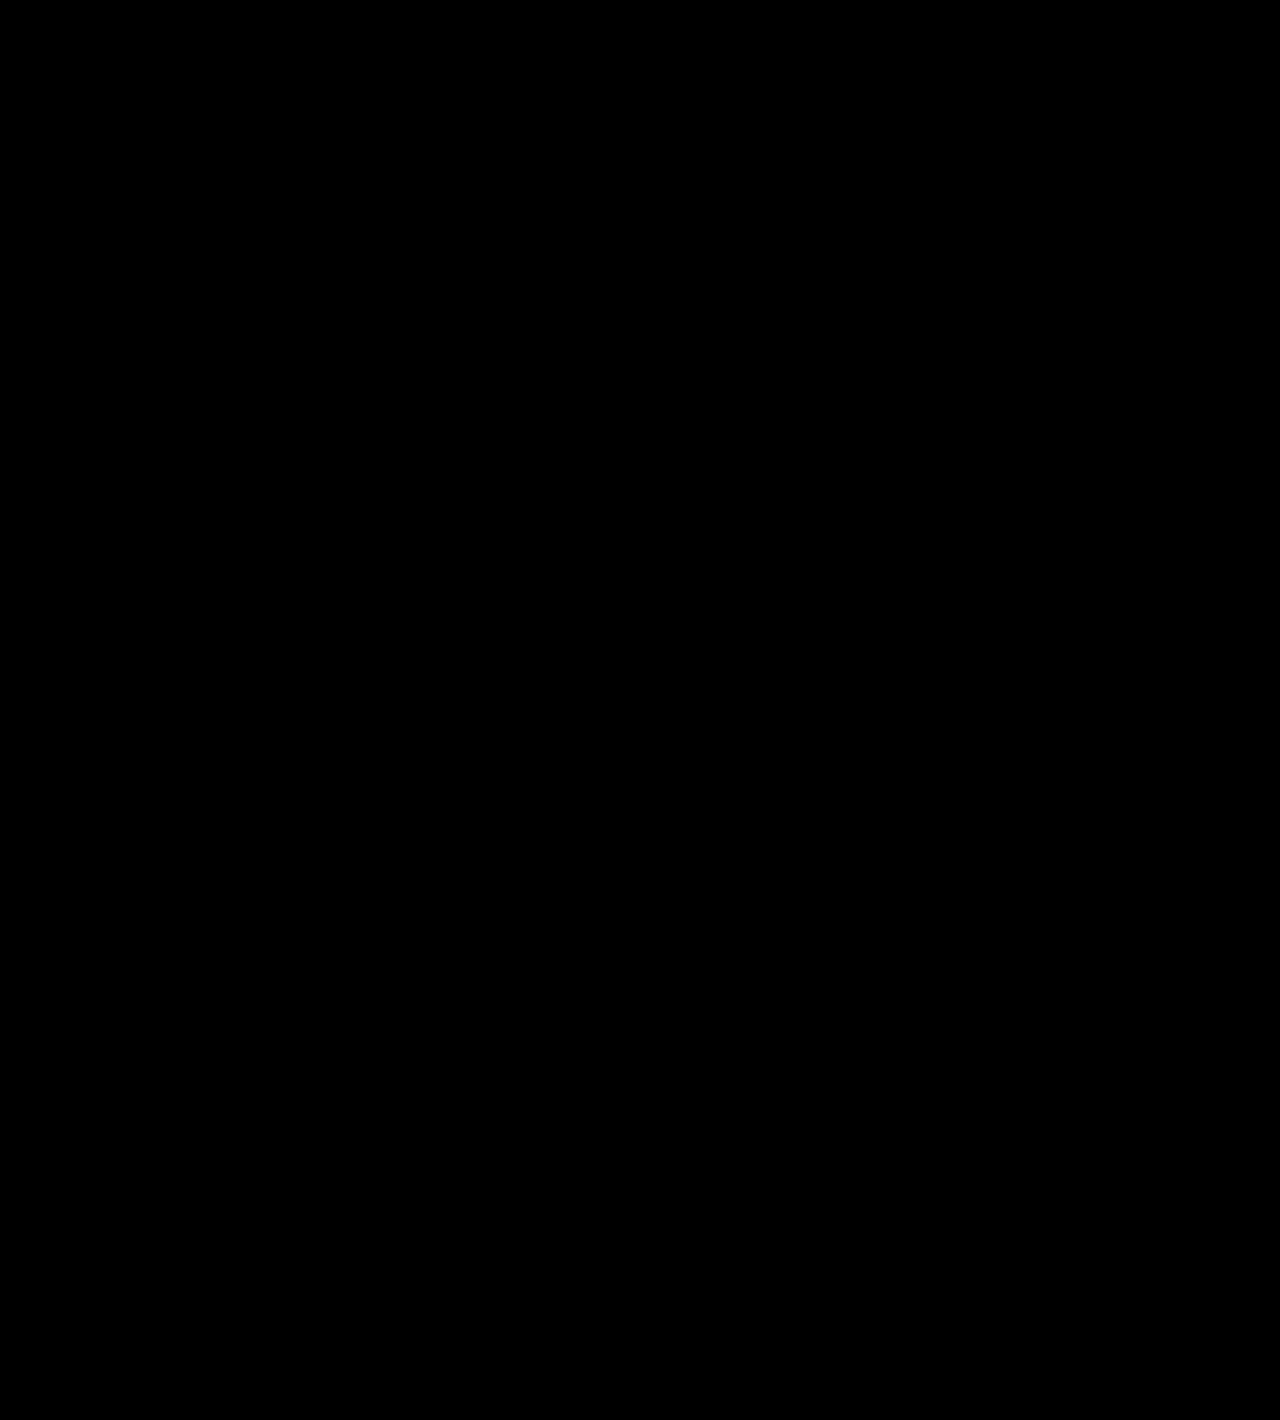
<file: apps/vessla/index.html>
<!DOCTYPE html>
<html lang="en">
<head>
  <meta charset="utf-8">
  <meta name="viewport" content="width=device-width, initial-scale=1">
  <meta http-equiv="Content-Security-Policy" content="default-src 'none'; base-uri 'none'; form-action 'none'; script-src 'none'; style-src 'none'; img-src 'none'; font-src 'none'; connect-src 'none'; media-src 'none'; object-src 'none'; frame-src 'none'; worker-src 'none'; upgrade-insecure-requests">
  <meta name="referrer" content="no-referrer">
  <meta http-equiv="refresh" content="0; url=/apps/seabay/">
  <link rel="canonical" href="https://cpopstudio.com/apps/seabay/">
  <title>Moved to Seabay — CPoP Studio</title>
  <meta name="robots" content="noindex">
</head>
<body>
  <p>This page has moved to <a href="/apps/seabay/">Seabay</a>.</p>
</body>
</html>
</file>
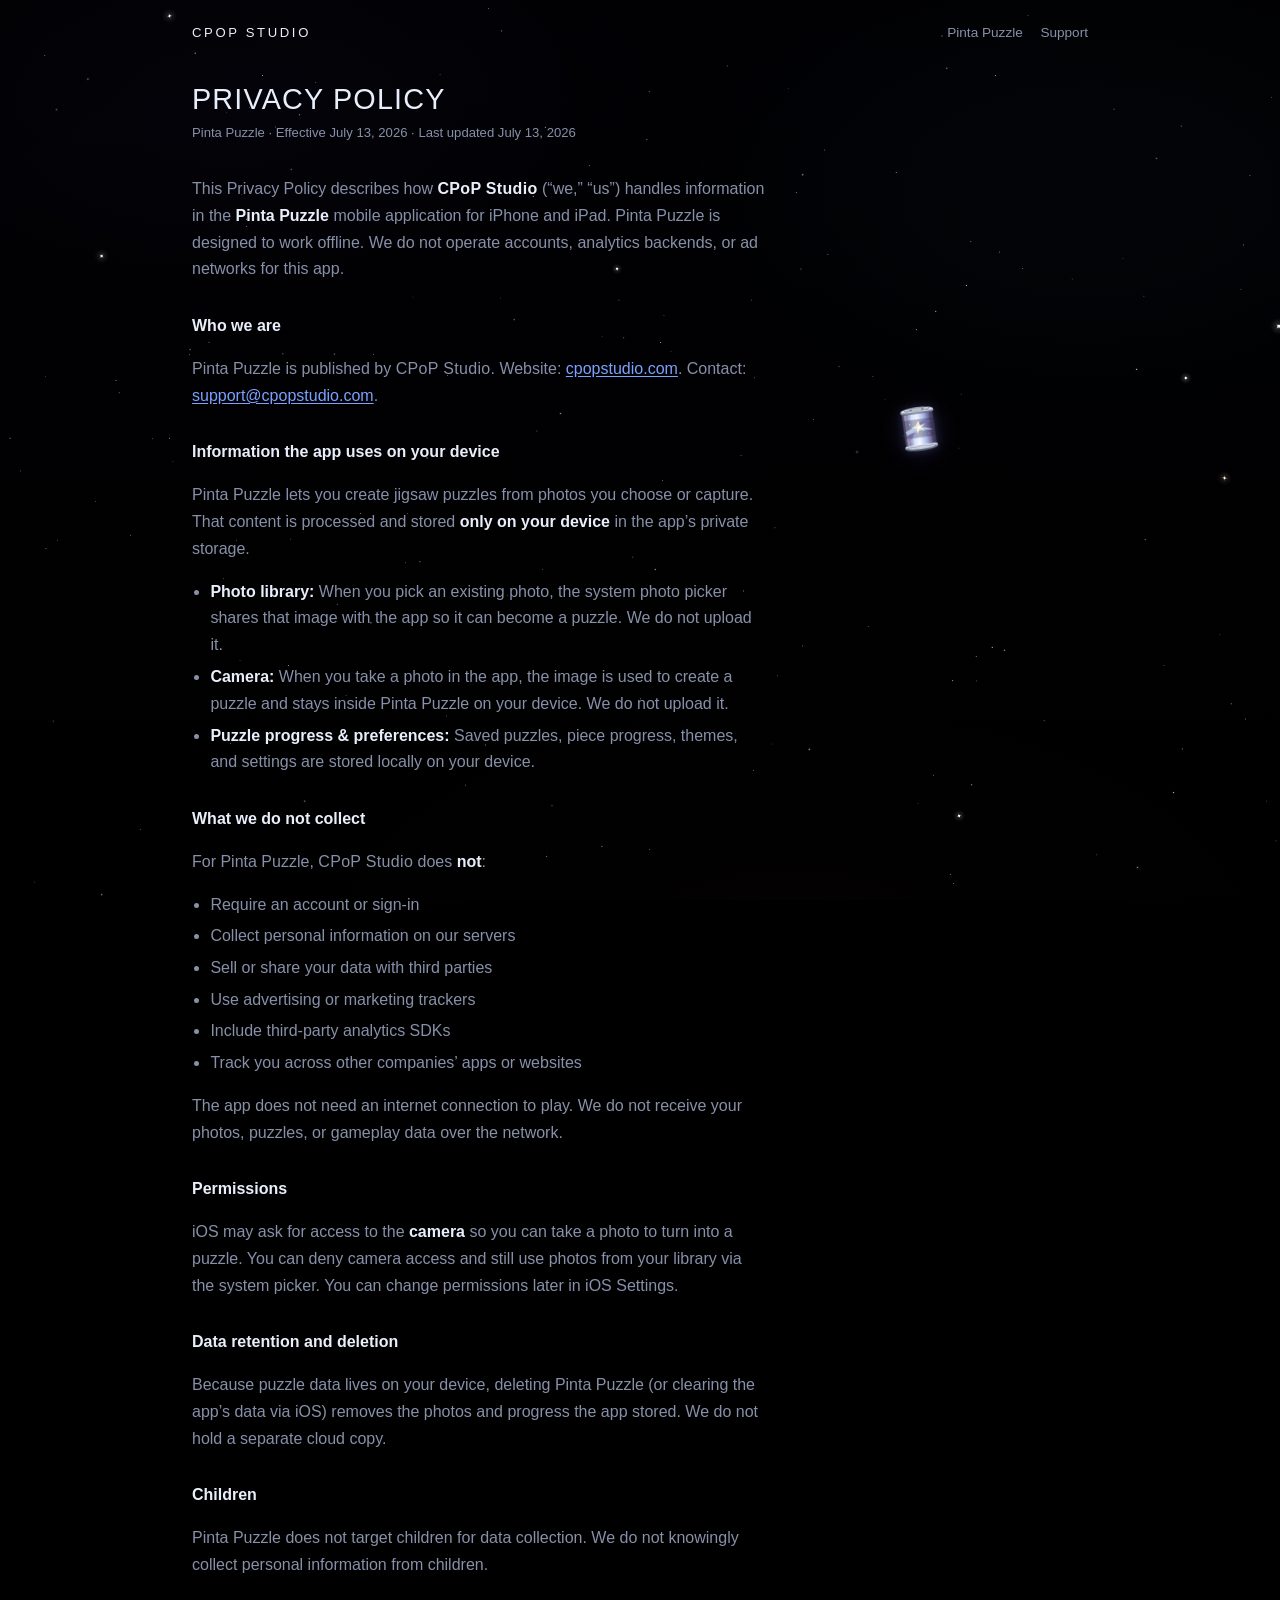
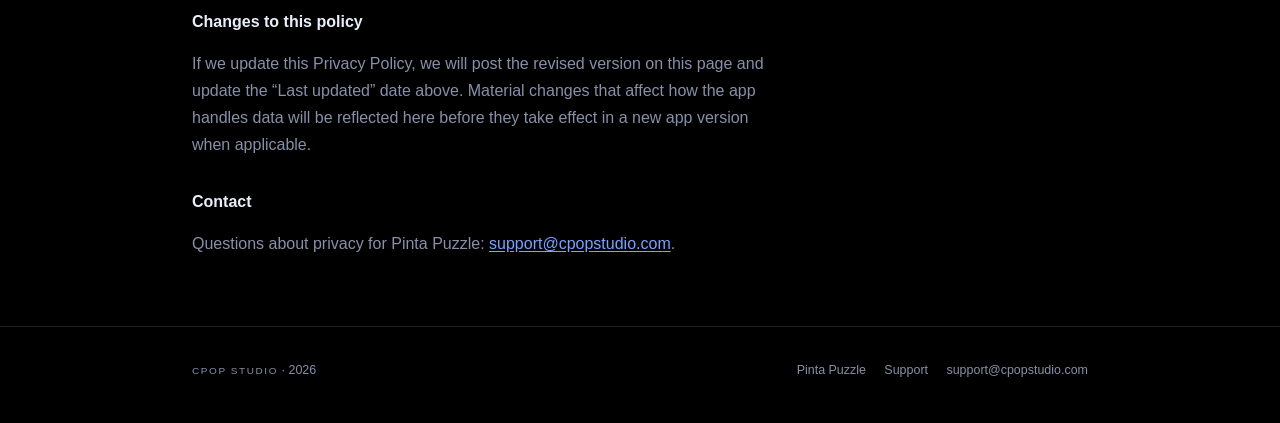
<file: apps/pinta-puzzle/privacy.html>
<!DOCTYPE html>
<html lang="en">
<head>
  <meta charset="utf-8">
  <meta name="viewport" content="width=device-width, initial-scale=1">
  <meta http-equiv="Content-Security-Policy" content="default-src 'none'; base-uri 'none'; form-action 'none'; script-src 'self'; style-src 'self' https://fonts.googleapis.com; img-src 'self'; font-src 'self' https://fonts.gstatic.com; connect-src https://fonts.googleapis.com https://fonts.gstatic.com; media-src 'none'; object-src 'none'; frame-src 'none'; worker-src 'none'; manifest-src 'self'; upgrade-insecure-requests">
  <meta name="referrer" content="no-referrer">
  <title>Privacy Policy — Pinta Puzzle</title>
  <meta name="description" content="Privacy Policy for Pinta Puzzle by CPoP Studio. Photos and puzzle progress stay on your device. No accounts, ads, or tracking.">
  <link rel="icon" href="../../assets/studio-mark.svg" type="image/svg+xml">
  <link rel="preconnect" href="https://fonts.googleapis.com">
  <link rel="preconnect" href="https://fonts.gstatic.com" crossorigin>
  <link rel="stylesheet" href="https://fonts.googleapis.com/css2?family=Michroma&family=Sora:wght@400;500;600&display=swap">
  <link rel="stylesheet" href="../../styles.css">
</head>
<body>
  <div class="particle-field" aria-hidden="true">
    <canvas id="particle-canvas"></canvas>
  </div>

  <header class="site-header">
    <div class="wrap site-nav">
      <a class="brand" href="../../index.html">CPoP Studio</a>
      <ul class="nav-links">
        <li><a href="index.html">Pinta Puzzle</a></li>
        <li><a href="support.html">Support</a></li>
      </ul>
    </div>
  </header>

  <main class="wrap">
    <div class="page-title">
      <h1>Privacy Policy</h1>
      <p class="meta">Pinta Puzzle · Effective July 13, 2026 · Last updated July 13, 2026</p>
    </div>

    <article class="prose">
      <p>
        This Privacy Policy describes how <strong class="brand-inline">CPoP Studio</strong> (“we,” “us”) handles information in the
        <strong>Pinta Puzzle</strong> mobile application for iPhone and iPad.
        Pinta Puzzle is designed to work offline. We do not operate accounts, analytics backends, or ad networks for this app.
      </p>

      <h2>Who we are</h2>
      <p>
        Pinta Puzzle is published by <span class="brand-inline">CPoP Studio</span>.
        Website: <a href="https://cpopstudio.com">cpopstudio.com</a>.
        Contact: <a href="mailto:support@cpopstudio.com">support@cpopstudio.com</a>.
      </p>

      <h2>Information the app uses on your device</h2>
      <p>
        Pinta Puzzle lets you create jigsaw puzzles from photos you choose or capture.
        That content is processed and stored <strong>only on your device</strong> in the app’s private storage.
      </p>
      <ul>
        <li><strong>Photo library:</strong> When you pick an existing photo, the system photo picker shares that image with the app so it can become a puzzle. We do not upload it.</li>
        <li><strong>Camera:</strong> When you take a photo in the app, the image is used to create a puzzle and stays inside Pinta Puzzle on your device. We do not upload it.</li>
        <li><strong>Puzzle progress &amp; preferences:</strong> Saved puzzles, piece progress, themes, and settings are stored locally on your device.</li>
      </ul>

      <h2>What we do not collect</h2>
      <p>For Pinta Puzzle, <span class="brand-inline">CPoP Studio</span> does <strong>not</strong>:</p>
      <ul>
        <li>Require an account or sign-in</li>
        <li>Collect personal information on our servers</li>
        <li>Sell or share your data with third parties</li>
        <li>Use advertising or marketing trackers</li>
        <li>Include third-party analytics SDKs</li>
        <li>Track you across other companies’ apps or websites</li>
      </ul>
      <p>
        The app does not need an internet connection to play.
        We do not receive your photos, puzzles, or gameplay data over the network.
      </p>

      <h2>Permissions</h2>
      <p>
        iOS may ask for access to the <strong>camera</strong> so you can take a photo to turn into a puzzle.
        You can deny camera access and still use photos from your library via the system picker.
        You can change permissions later in iOS Settings.
      </p>

      <h2>Data retention and deletion</h2>
      <p>
        Because puzzle data lives on your device, deleting Pinta Puzzle (or clearing the app’s data via iOS) removes the photos and progress the app stored.
        We do not hold a separate cloud copy.
      </p>

      <h2>Children</h2>
      <p>
        Pinta Puzzle does not target children for data collection.
        We do not knowingly collect personal information from children.
      </p>

      <h2>Changes to this policy</h2>
      <p>
        If we update this Privacy Policy, we will post the revised version on this page and update the “Last updated” date above.
        Material changes that affect how the app handles data will be reflected here before they take effect in a new app version when applicable.
      </p>

      <h2>Contact</h2>
      <p>
        Questions about privacy for Pinta Puzzle:
        <a href="mailto:support@cpopstudio.com">support@cpopstudio.com</a>.
      </p>
    </article>
  </main>

  <footer class="site-footer">
    <div class="wrap">
      <p><span class="brand-inline">CPoP Studio</span> · 2026</p>
      <div class="footer-links">
        <a href="index.html">Pinta Puzzle</a>
        <a href="support.html">Support</a>
        <a href="mailto:support@cpopstudio.com">support@cpopstudio.com</a>
      </div>
    </div>
  </footer>

  <script src="../../particles.js"></script>
</body>
</html>
</file>
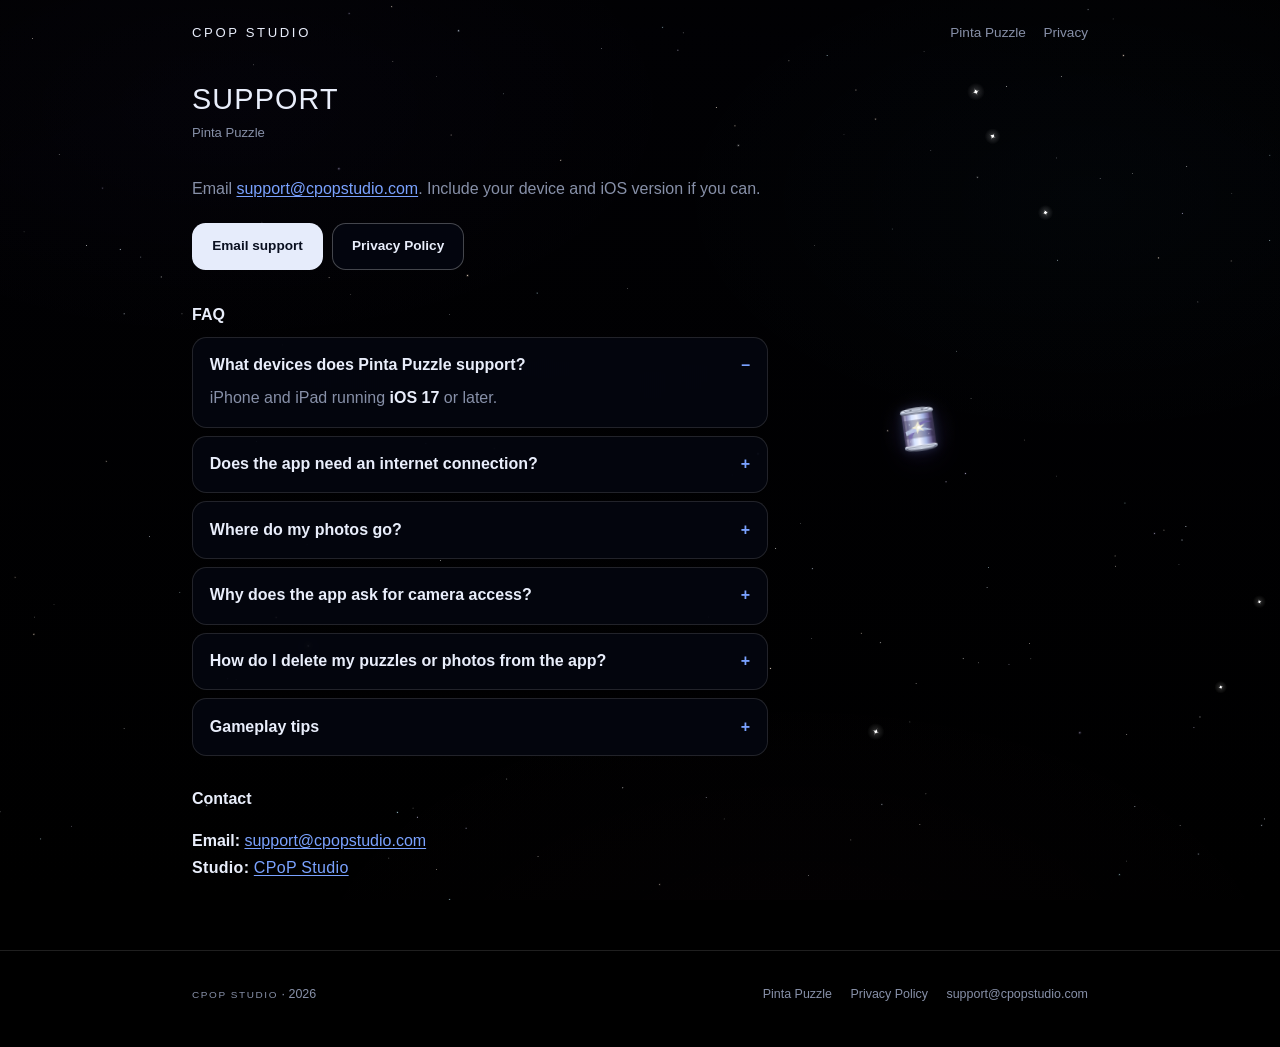
<file: apps/pinta-puzzle/support.html>
<!DOCTYPE html>
<html lang="en">
<head>
  <meta charset="utf-8">
  <meta name="viewport" content="width=device-width, initial-scale=1">
  <meta http-equiv="Content-Security-Policy" content="default-src 'none'; base-uri 'none'; form-action 'none'; script-src 'self'; style-src 'self' https://fonts.googleapis.com; img-src 'self'; font-src 'self' https://fonts.gstatic.com; connect-src https://fonts.googleapis.com https://fonts.gstatic.com; media-src 'none'; object-src 'none'; frame-src 'none'; worker-src 'none'; manifest-src 'self'; upgrade-insecure-requests">
  <meta name="referrer" content="no-referrer">
  <title>Support — Pinta Puzzle</title>
  <meta name="description" content="Support for Pinta Puzzle by CPoP Studio. Email support@cpopstudio.com for help with the offline photo jigsaw app.">
  <link rel="icon" href="../../assets/studio-mark.svg" type="image/svg+xml">
  <link rel="preconnect" href="https://fonts.googleapis.com">
  <link rel="preconnect" href="https://fonts.gstatic.com" crossorigin>
  <link rel="stylesheet" href="https://fonts.googleapis.com/css2?family=Michroma&family=Sora:wght@400;500;600&display=swap">
  <link rel="stylesheet" href="../../styles.css">
</head>
<body>
  <div class="particle-field" aria-hidden="true">
    <canvas id="particle-canvas"></canvas>
  </div>

  <header class="site-header">
    <div class="wrap site-nav">
      <a class="brand" href="../../index.html">CPoP Studio</a>
      <ul class="nav-links">
        <li><a href="index.html">Pinta Puzzle</a></li>
        <li><a href="privacy.html">Privacy</a></li>
      </ul>
    </div>
  </header>

  <main class="wrap">
    <div class="page-title">
      <h1>Support</h1>
      <p class="meta">Pinta Puzzle</p>
    </div>

    <article class="prose">
      <p>
        Email <a href="mailto:support@cpopstudio.com">support@cpopstudio.com</a>.
        Include your device and iOS version if you can.
      </p>

      <div class="button-row support-actions">
        <a class="button button-primary" href="mailto:support@cpopstudio.com">Email support</a>
        <a class="button button-ghost" href="privacy.html">Privacy Policy</a>
      </div>

      <h2>FAQ</h2>
      <div class="faq">
        <details open>
          <summary>What devices does Pinta Puzzle support?</summary>
          <p>iPhone and iPad running <strong>iOS 17</strong> or later.</p>
        </details>
        <details>
          <summary>Does the app need an internet connection?</summary>
          <p>No. Pinta Puzzle is offline-first. You can create and play puzzles without an account or network connection.</p>
        </details>
        <details>
          <summary>Where do my photos go?</summary>
          <p>
            Photos you import or capture for puzzles are stored on your device inside the app.
            They are not uploaded to CPoP Studio or any cloud service operated by us.
            See the <a href="privacy.html">Privacy Policy</a> for full details.
          </p>
        </details>
        <details>
          <summary>Why does the app ask for camera access?</summary>
          <p>
            Camera access is optional and only used so you can take a photo to turn into a puzzle.
            You can decline and still choose photos from your library with the system picker.
          </p>
        </details>
        <details>
          <summary>How do I delete my puzzles or photos from the app?</summary>
          <p>
            Remove individual puzzles from within the app, or delete the Pinta Puzzle app from your device
            to remove all locally stored puzzle data.
          </p>
        </details>
        <details>
          <summary>Gameplay tips</summary>
          <p>
            Drag pieces to move them; correctly aligned neighbors snap into groups.
            Pinch to zoom and pan with two fingers. When rotation is enabled, tap a piece to rotate it 90°.
            Use the eye button for a miniature reference image.
          </p>
        </details>
      </div>

      <h2>Contact</h2>
      <p>
        <strong>Email:</strong> <a href="mailto:support@cpopstudio.com">support@cpopstudio.com</a><br>
        <strong class="brand-inline">Studio:</strong> <a class="brand-inline" href="https://cpopstudio.com">CPoP Studio</a>
      </p>
    </article>
  </main>

  <footer class="site-footer">
    <div class="wrap">
      <p><span class="brand-inline">CPoP Studio</span> · 2026</p>
      <div class="footer-links">
        <a href="index.html">Pinta Puzzle</a>
        <a href="privacy.html">Privacy Policy</a>
        <a href="mailto:support@cpopstudio.com">support@cpopstudio.com</a>
      </div>
    </div>
  </footer>

  <script src="../../particles.js"></script>
</body>
</html>
</file>
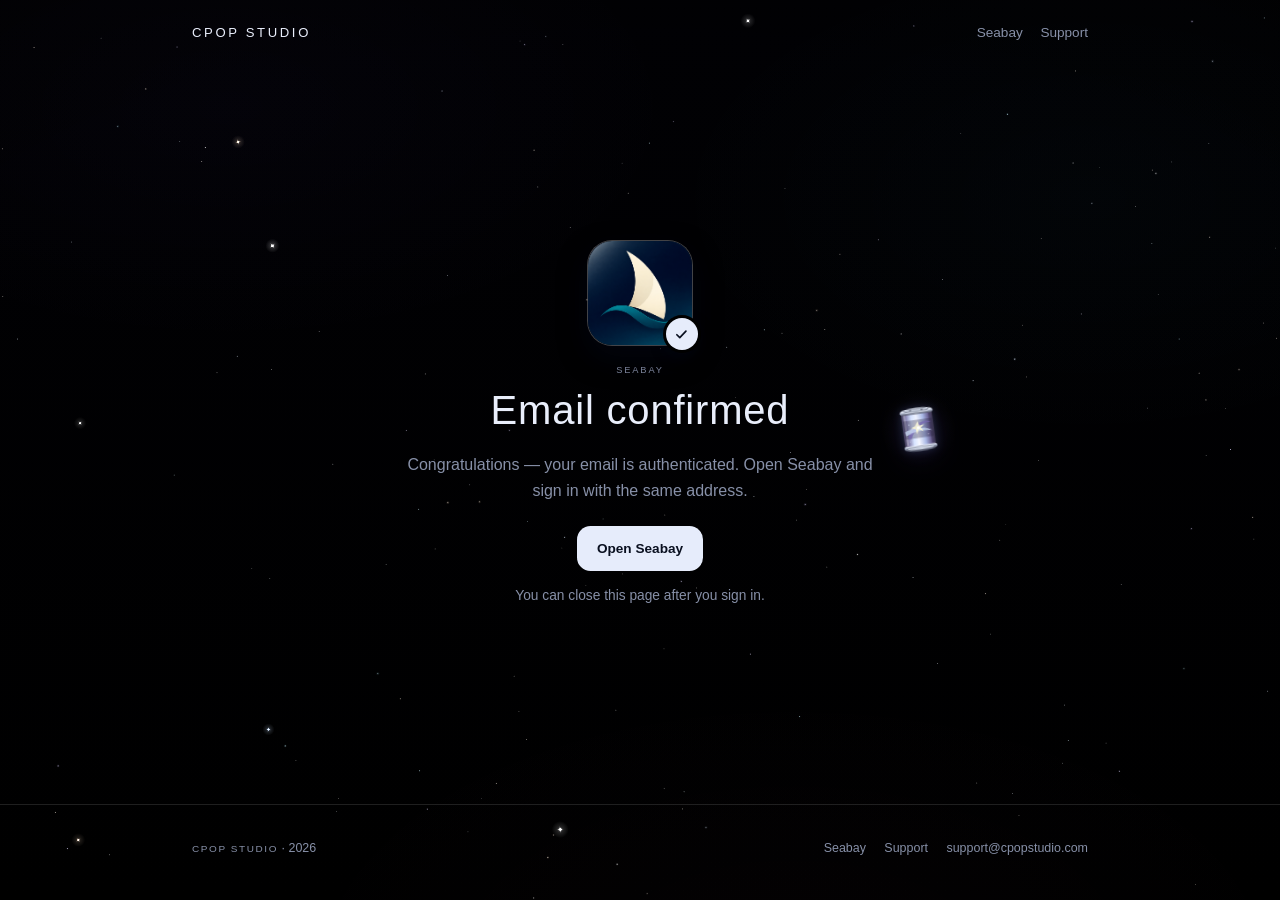
<file: apps/seabay/confirmed.html>
<!DOCTYPE html>
<html lang="en">
<head>
  <meta charset="utf-8">
  <meta name="viewport" content="width=device-width, initial-scale=1">
  <meta http-equiv="Content-Security-Policy" content="default-src 'none'; base-uri 'none'; form-action 'none'; script-src 'self'; style-src 'self' https://fonts.googleapis.com; img-src 'self'; font-src 'self' https://fonts.gstatic.com; connect-src https://fonts.googleapis.com https://fonts.gstatic.com; media-src 'none'; object-src 'none'; frame-src 'none'; worker-src 'none'; manifest-src 'self'; upgrade-insecure-requests">
  <meta name="referrer" content="no-referrer">
  <meta name="robots" content="noindex, nofollow">
  <title>Email confirmed — Seabay</title>
  <meta name="description" content="Your Seabay email is confirmed. Open the app and sign in.">
  <link rel="icon" href="../../assets/studio-mark.svg" type="image/svg+xml">
  <link rel="preconnect" href="https://fonts.googleapis.com">
  <link rel="preconnect" href="https://fonts.gstatic.com" crossorigin>
  <link rel="stylesheet" href="https://fonts.googleapis.com/css2?family=Michroma&family=Sora:wght@400;500;600&display=swap">
  <link rel="stylesheet" href="../../styles.css">
</head>
<body>
  <div class="particle-field" aria-hidden="true">
    <canvas id="particle-canvas"></canvas>
  </div>

  <header class="site-header">
    <div class="wrap site-nav">
      <a class="brand" href="../../index.html">CPoP Studio</a>
      <ul class="nav-links">
        <li><a href="index.html">Seabay</a></li>
        <li><a href="support.html">Support</a></li>
      </ul>
    </div>
  </header>

  <main class="wrap auth-stage">
    <section class="app-hero">
      <div class="auth-icon-wrap">
        <img class="app-hero-icon" src="../../assets/apps/seabay/icon.png" width="104" height="104" alt="Seabay app icon">
        <span class="auth-icon-badge" aria-hidden="true">
          <svg viewBox="0 0 24 24" fill="none" stroke="currentColor" stroke-width="2.4" stroke-linecap="round" stroke-linejoin="round">
            <path d="M5.5 12.5l4.2 4.2 8.8-9.4"/>
          </svg>
        </span>
      </div>
      <div class="app-title">
        <p class="app-platform">Seabay</p>
        <h1 data-auth-title>Email confirmed</h1>
      </div>
      <p class="lede" data-auth-lede>Congratulations — your email is authenticated. Open Seabay and sign in with the same address.</p>
      <div class="app-cta">
        <a class="button button-primary" href="com.caiquecosta.vessla://" data-auth-open>Open Seabay</a>
      </div>
      <p class="note" data-auth-note>You can close this page after you sign in.</p>
    </section>
  </main>

  <footer class="site-footer">
    <div class="wrap">
      <p><span class="brand-inline">CPoP Studio</span> · 2026</p>
      <div class="footer-links">
        <a href="index.html">Seabay</a>
        <a href="support.html">Support</a>
        <a href="mailto:support@cpopstudio.com">support@cpopstudio.com</a>
      </div>
    </div>
  </footer>

  <script src="../../particles.js"></script>
  <script src="confirmed.js"></script>
</body>
</html>
</file>
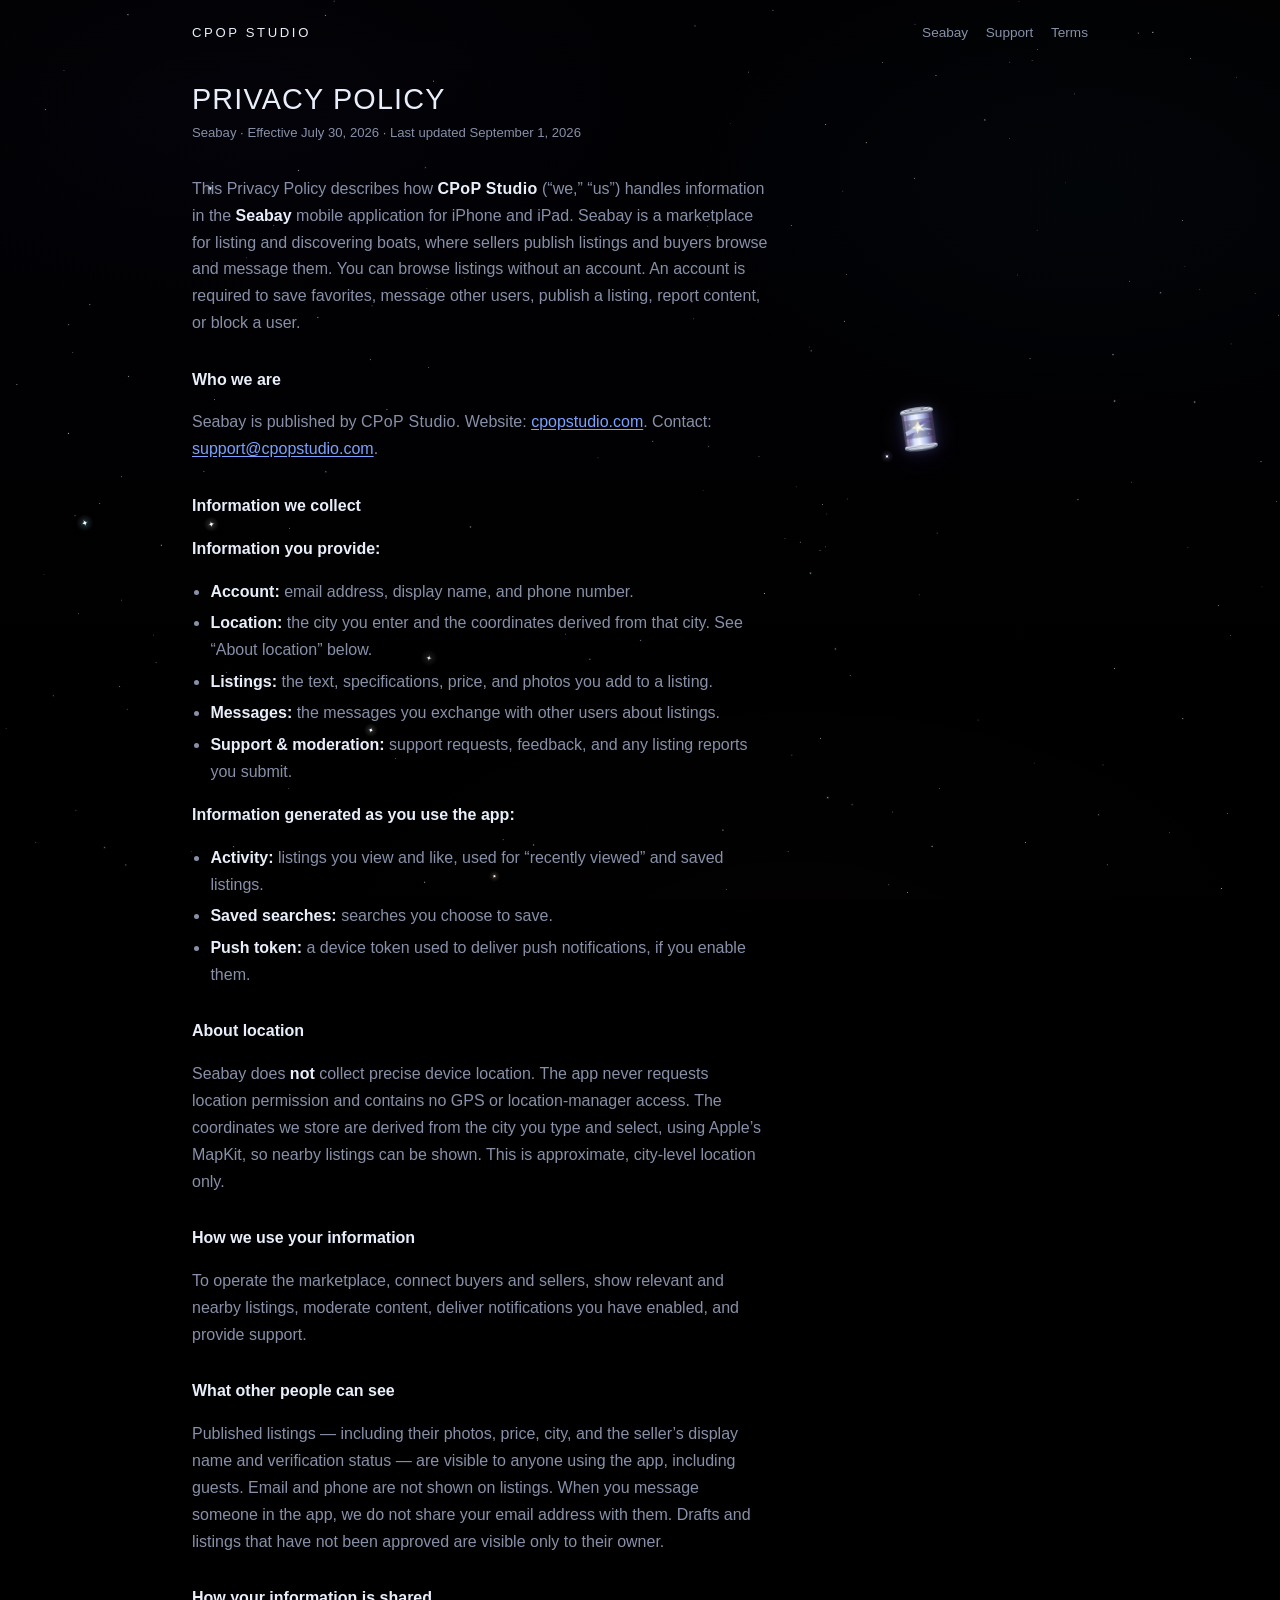
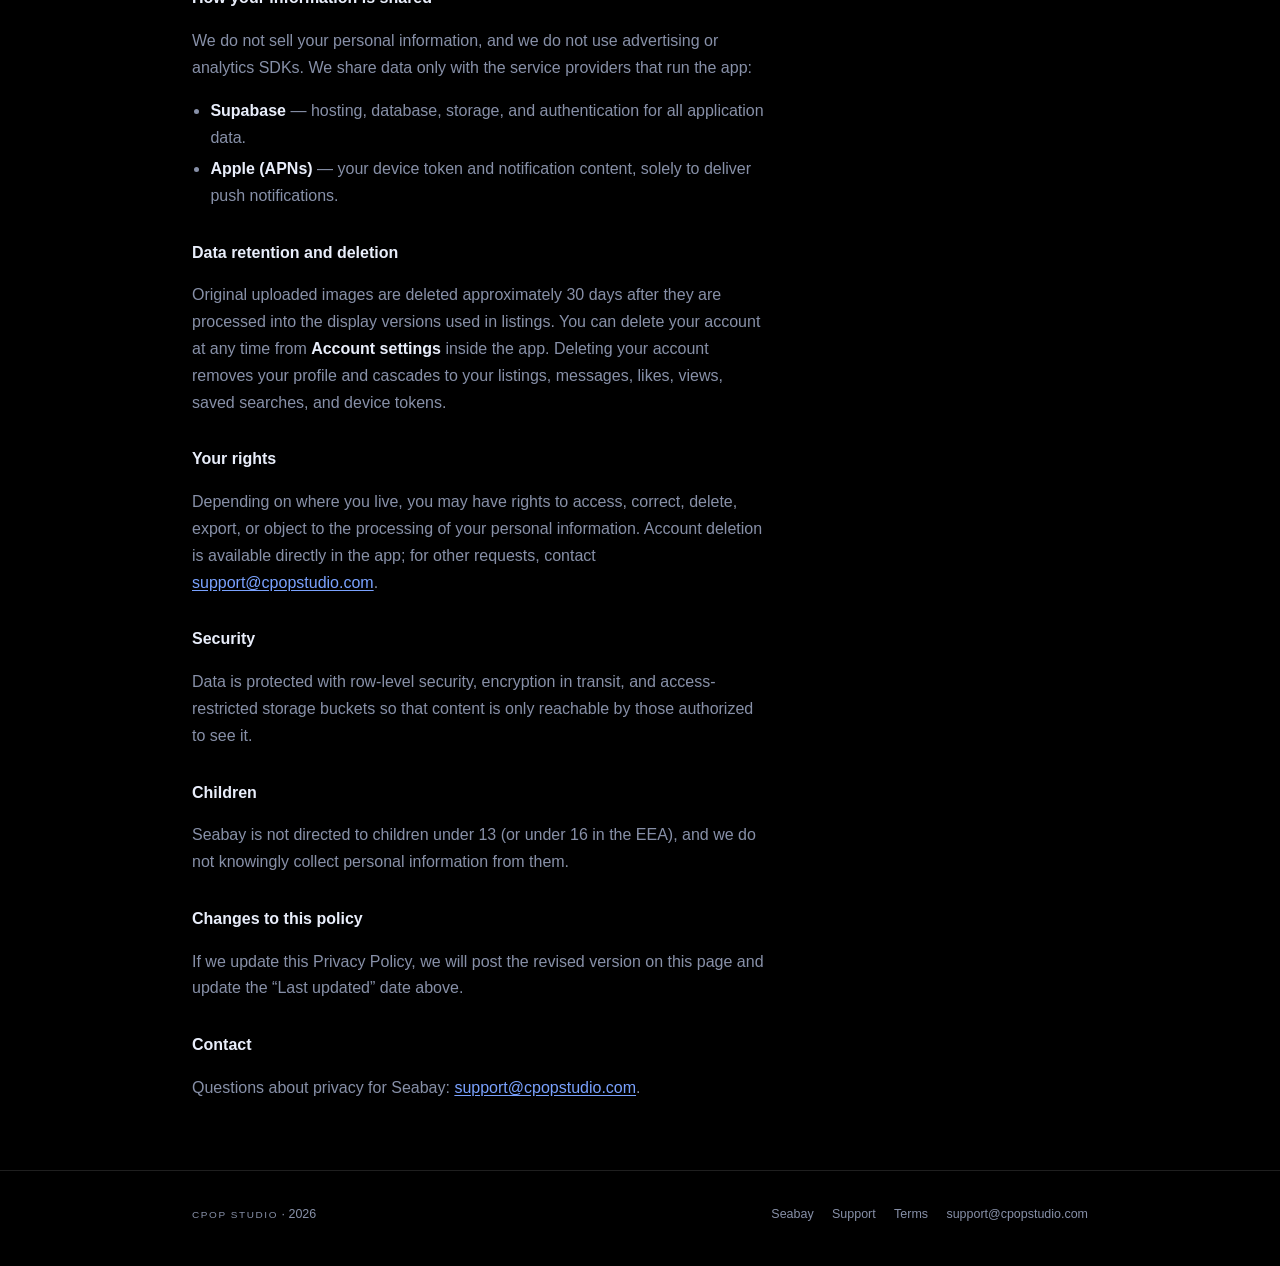
<file: apps/seabay/privacy.html>
<!DOCTYPE html>
<html lang="en">
<head>
  <meta charset="utf-8">
  <meta name="viewport" content="width=device-width, initial-scale=1">
  <meta http-equiv="Content-Security-Policy" content="default-src 'none'; base-uri 'none'; form-action 'none'; script-src 'self'; style-src 'self' https://fonts.googleapis.com; img-src 'self'; font-src 'self' https://fonts.gstatic.com; connect-src https://fonts.googleapis.com https://fonts.gstatic.com; media-src 'none'; object-src 'none'; frame-src 'none'; worker-src 'none'; manifest-src 'self'; upgrade-insecure-requests">
  <meta name="referrer" content="no-referrer">
  <title>Privacy Policy — Seabay</title>
  <meta name="description" content="Privacy Policy for Seabay by CPoP Studio. How the boat marketplace app handles your account, listings, messages, and location.">
  <link rel="icon" href="../../assets/studio-mark.svg" type="image/svg+xml">
  <link rel="preconnect" href="https://fonts.googleapis.com">
  <link rel="preconnect" href="https://fonts.gstatic.com" crossorigin>
  <link rel="stylesheet" href="https://fonts.googleapis.com/css2?family=Michroma&family=Sora:wght@400;500;600&display=swap">
  <link rel="stylesheet" href="../../styles.css">
</head>
<body>
  <div class="particle-field" aria-hidden="true">
    <canvas id="particle-canvas"></canvas>
  </div>

  <header class="site-header">
    <div class="wrap site-nav">
      <a class="brand" href="../../index.html">CPoP Studio</a>
      <ul class="nav-links">
        <li><a href="index.html">Seabay</a></li>
        <li><a href="support.html">Support</a></li>
        <li><a href="terms.html">Terms</a></li>
      </ul>
    </div>
  </header>

  <main class="wrap">
    <div class="page-title">
      <h1>Privacy Policy</h1>
      <p class="meta">Seabay · Effective July 30, 2026 · Last updated September 1, 2026</p>
    </div>

    <article class="prose">
      <p>
        This Privacy Policy describes how <strong class="brand-inline">CPoP Studio</strong> (“we,” “us”) handles information in the
        <strong>Seabay</strong> mobile application for iPhone and iPad. Seabay is a marketplace for
        listing and discovering boats, where sellers publish listings and buyers browse and message them.
        You can browse listings without an account. An account is required to save favorites, message
        other users, publish a listing, report content, or block a user.
      </p>

      <h2>Who we are</h2>
      <p>
        Seabay is published by <span class="brand-inline">CPoP Studio</span>.
        Website: <a href="https://cpopstudio.com">cpopstudio.com</a>.
        Contact: <a href="mailto:support@cpopstudio.com">support@cpopstudio.com</a>.
      </p>

      <h2>Information we collect</h2>
      <p><strong>Information you provide:</strong></p>
      <ul>
        <li><strong>Account:</strong> email address, display name, and phone number.</li>
        <li><strong>Location:</strong> the city you enter and the coordinates derived from that city. See “About location” below.</li>
        <li><strong>Listings:</strong> the text, specifications, price, and photos you add to a listing.</li>
        <li><strong>Messages:</strong> the messages you exchange with other users about listings.</li>
        <li><strong>Support &amp; moderation:</strong> support requests, feedback, and any listing reports you submit.</li>
      </ul>
      <p><strong>Information generated as you use the app:</strong></p>
      <ul>
        <li><strong>Activity:</strong> listings you view and like, used for “recently viewed” and saved listings.</li>
        <li><strong>Saved searches:</strong> searches you choose to save.</li>
        <li><strong>Push token:</strong> a device token used to deliver push notifications, if you enable them.</li>
      </ul>

      <h2>About location</h2>
      <p>
        Seabay does <strong>not</strong> collect precise device location. The app never requests location
        permission and contains no GPS or location-manager access. The coordinates we store are derived from
        the city you type and select, using Apple’s MapKit, so nearby listings can be shown. This is
        approximate, city-level location only.
      </p>

      <h2>How we use your information</h2>
      <p>
        To operate the marketplace, connect buyers and sellers, show relevant and nearby listings,
        moderate content, deliver notifications you have enabled, and provide support.
      </p>

      <h2>What other people can see</h2>
      <p>
        Published listings — including their photos, price, city, and the seller’s display name and
        verification status — are visible to anyone using the app, including guests. Email and phone are
        not shown on listings. When you message someone in the app, we do not share your email address
        with them. Drafts and listings that have not been approved are visible only to their owner.
      </p>

      <h2>How your information is shared</h2>
      <p>We do not sell your personal information, and we do not use advertising or analytics SDKs. We share data only with the service providers that run the app:</p>
      <ul>
        <li><strong>Supabase</strong> — hosting, database, storage, and authentication for all application data.</li>
        <li><strong>Apple (APNs)</strong> — your device token and notification content, solely to deliver push notifications.</li>
      </ul>

      <h2>Data retention and deletion</h2>
      <p>
        Original uploaded images are deleted approximately 30 days after they are processed into the
        display versions used in listings. You can delete your account at any time from
        <strong>Account settings</strong> inside the app. Deleting your account removes your profile and
        cascades to your listings, messages, likes, views, saved searches, and device tokens.
      </p>

      <h2>Your rights</h2>
      <p>
        Depending on where you live, you may have rights to access, correct, delete, export, or object to the
        processing of your personal information. Account deletion is available directly in the app; for other
        requests, contact <a href="mailto:support@cpopstudio.com">support@cpopstudio.com</a>.
      </p>

      <h2>Security</h2>
      <p>
        Data is protected with row-level security, encryption in transit, and access-restricted storage
        buckets so that content is only reachable by those authorized to see it.
      </p>

      <h2>Children</h2>
      <p>
        Seabay is not directed to children under 13 (or under 16 in the EEA), and we do not knowingly collect
        personal information from them.
      </p>

      <h2>Changes to this policy</h2>
      <p>
        If we update this Privacy Policy, we will post the revised version on this page and update the
        “Last updated” date above.
      </p>

      <h2>Contact</h2>
      <p>
        Questions about privacy for Seabay:
        <a href="mailto:support@cpopstudio.com">support@cpopstudio.com</a>.
      </p>
    </article>
  </main>

  <footer class="site-footer">
    <div class="wrap">
      <p><span class="brand-inline">CPoP Studio</span> · 2026</p>
      <div class="footer-links">
        <a href="index.html">Seabay</a>
        <a href="support.html">Support</a>
        <a href="terms.html">Terms</a>
        <a href="mailto:support@cpopstudio.com">support@cpopstudio.com</a>
      </div>
    </div>
  </footer>

  <script src="../../particles.js"></script>
</body>
</html>
</file>
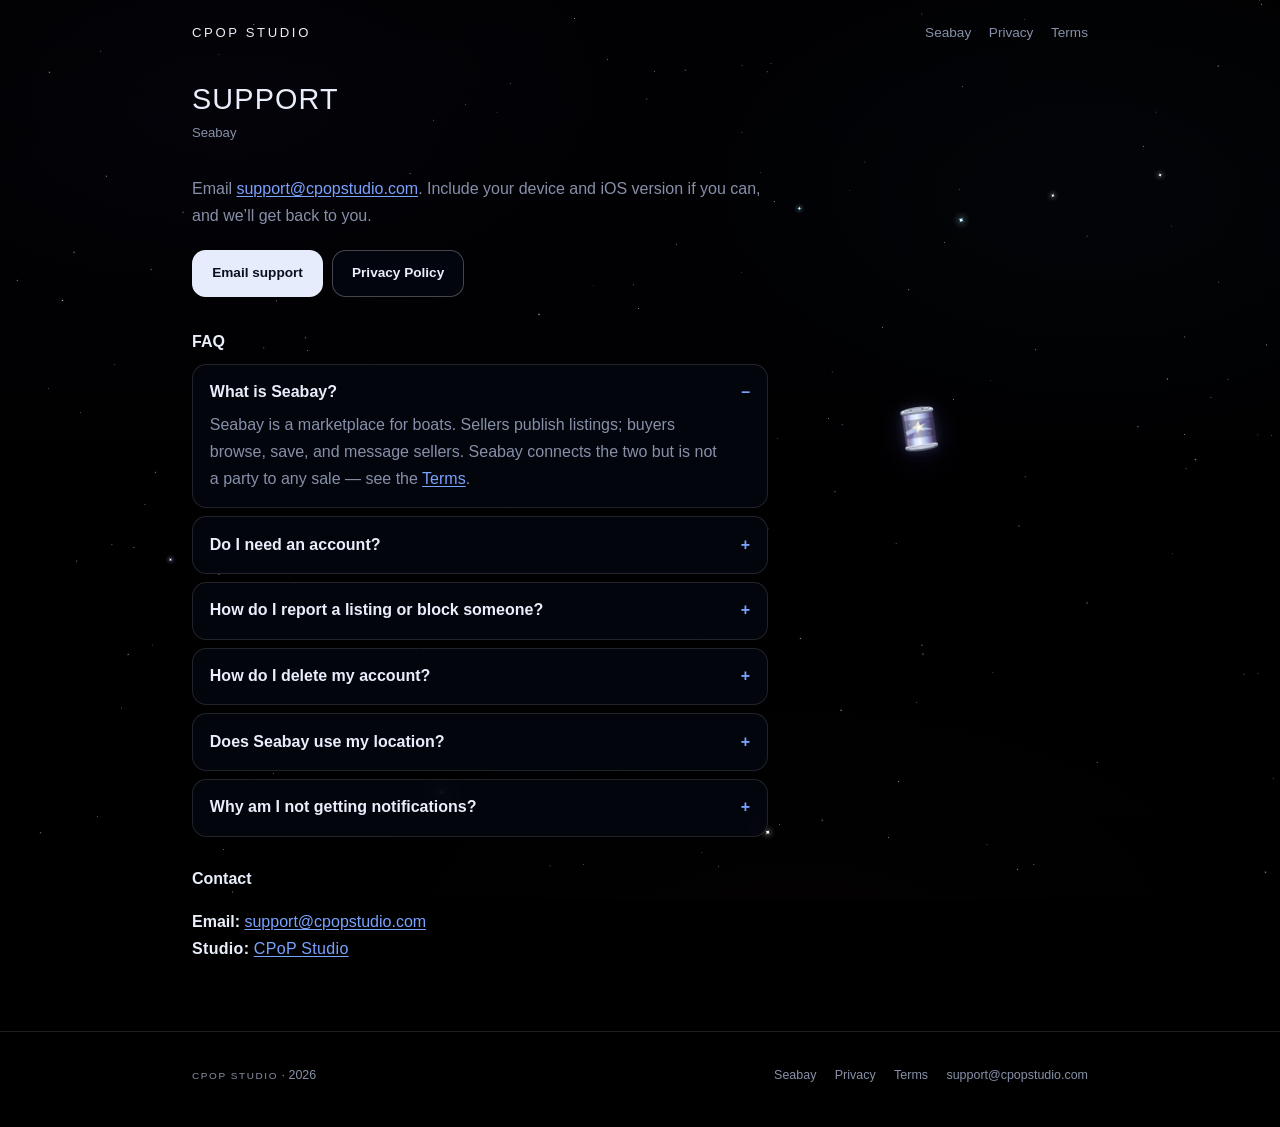
<file: apps/seabay/support.html>
<!DOCTYPE html>
<html lang="en">
<head>
  <meta charset="utf-8">
  <meta name="viewport" content="width=device-width, initial-scale=1">
  <meta http-equiv="Content-Security-Policy" content="default-src 'none'; base-uri 'none'; form-action 'none'; script-src 'self'; style-src 'self' https://fonts.googleapis.com; img-src 'self'; font-src 'self' https://fonts.gstatic.com; connect-src https://fonts.googleapis.com https://fonts.gstatic.com; media-src 'none'; object-src 'none'; frame-src 'none'; worker-src 'none'; manifest-src 'self'; upgrade-insecure-requests">
  <meta name="referrer" content="no-referrer">
  <title>Support — Seabay</title>
  <meta name="description" content="Support for Seabay by CPoP Studio. Email support@cpopstudio.com for help with the boat marketplace app.">
  <link rel="icon" href="../../assets/studio-mark.svg" type="image/svg+xml">
  <link rel="preconnect" href="https://fonts.googleapis.com">
  <link rel="preconnect" href="https://fonts.gstatic.com" crossorigin>
  <link rel="stylesheet" href="https://fonts.googleapis.com/css2?family=Michroma&family=Sora:wght@400;500;600&display=swap">
  <link rel="stylesheet" href="../../styles.css">
</head>
<body>
  <div class="particle-field" aria-hidden="true">
    <canvas id="particle-canvas"></canvas>
  </div>

  <header class="site-header">
    <div class="wrap site-nav">
      <a class="brand" href="../../index.html">CPoP Studio</a>
      <ul class="nav-links">
        <li><a href="index.html">Seabay</a></li>
        <li><a href="privacy.html">Privacy</a></li>
        <li><a href="terms.html">Terms</a></li>
      </ul>
    </div>
  </header>

  <main class="wrap">
    <div class="page-title">
      <h1>Support</h1>
      <p class="meta">Seabay</p>
    </div>

    <article class="prose">
      <p>
        Email <a href="mailto:support@cpopstudio.com">support@cpopstudio.com</a>.
        Include your device and iOS version if you can, and we’ll get back to you.
      </p>

      <div class="button-row support-actions">
        <a class="button button-primary" href="mailto:support@cpopstudio.com">Email support</a>
        <a class="button button-ghost" href="privacy.html">Privacy Policy</a>
      </div>

      <h2>FAQ</h2>
      <div class="faq">
        <details open>
          <summary>What is Seabay?</summary>
          <p>Seabay is a marketplace for boats. Sellers publish listings; buyers browse, save, and message sellers. Seabay connects the two but is not a party to any sale — see the <a href="terms.html">Terms</a>.</p>
        </details>
        <details>
          <summary>Do I need an account?</summary>
          <p>
            No. You can browse, search, and open listing details without an account. You need an account
            to save favorites, list a boat, message sellers, report content, or block a user.
          </p>
        </details>
        <details>
          <summary>How do I report a listing or block someone?</summary>
          <p>
            Open a listing and use <strong>Report listing</strong> or <strong>Report user</strong>. In a
            conversation, use the menu to report or block. Blocking stops messages and immediately hides
            that person’s listings from your feed; we are notified. We review reports and act within 24
            hours. There is zero tolerance for objectionable content or abusive behavior.
          </p>
        </details>
        <details>
          <summary>How do I delete my account?</summary>
          <p>
            Go to <strong>Profile → Account settings → Delete account</strong> in the app. This removes your
            profile and cascades to your listings, messages, likes, views, saved searches, and device tokens.
            See the <a href="privacy.html">Privacy Policy</a> for details.
          </p>
        </details>
        <details>
          <summary>Does Seabay use my location?</summary>
          <p>
            Only the city you enter. Seabay never requests device location or GPS; it derives approximate
            coordinates from the city you select so it can show nearby listings.
          </p>
        </details>
        <details>
          <summary>Why am I not getting notifications?</summary>
          <p>
            Make sure you allowed notifications when prompted, or enable them in iOS Settings → Seabay →
            Notifications. Notifications are optional and used to tell you about new messages.
          </p>
        </details>
      </div>

      <h2>Contact</h2>
      <p>
        <strong>Email:</strong> <a href="mailto:support@cpopstudio.com">support@cpopstudio.com</a><br>
        <strong class="brand-inline">Studio:</strong> <a class="brand-inline" href="https://cpopstudio.com">CPoP Studio</a>
      </p>
    </article>
  </main>

  <footer class="site-footer">
    <div class="wrap">
      <p><span class="brand-inline">CPoP Studio</span> · 2026</p>
      <div class="footer-links">
        <a href="index.html">Seabay</a>
        <a href="privacy.html">Privacy</a>
        <a href="terms.html">Terms</a>
        <a href="mailto:support@cpopstudio.com">support@cpopstudio.com</a>
      </div>
    </div>
  </footer>

  <script src="../../particles.js"></script>
</body>
</html>
</file>
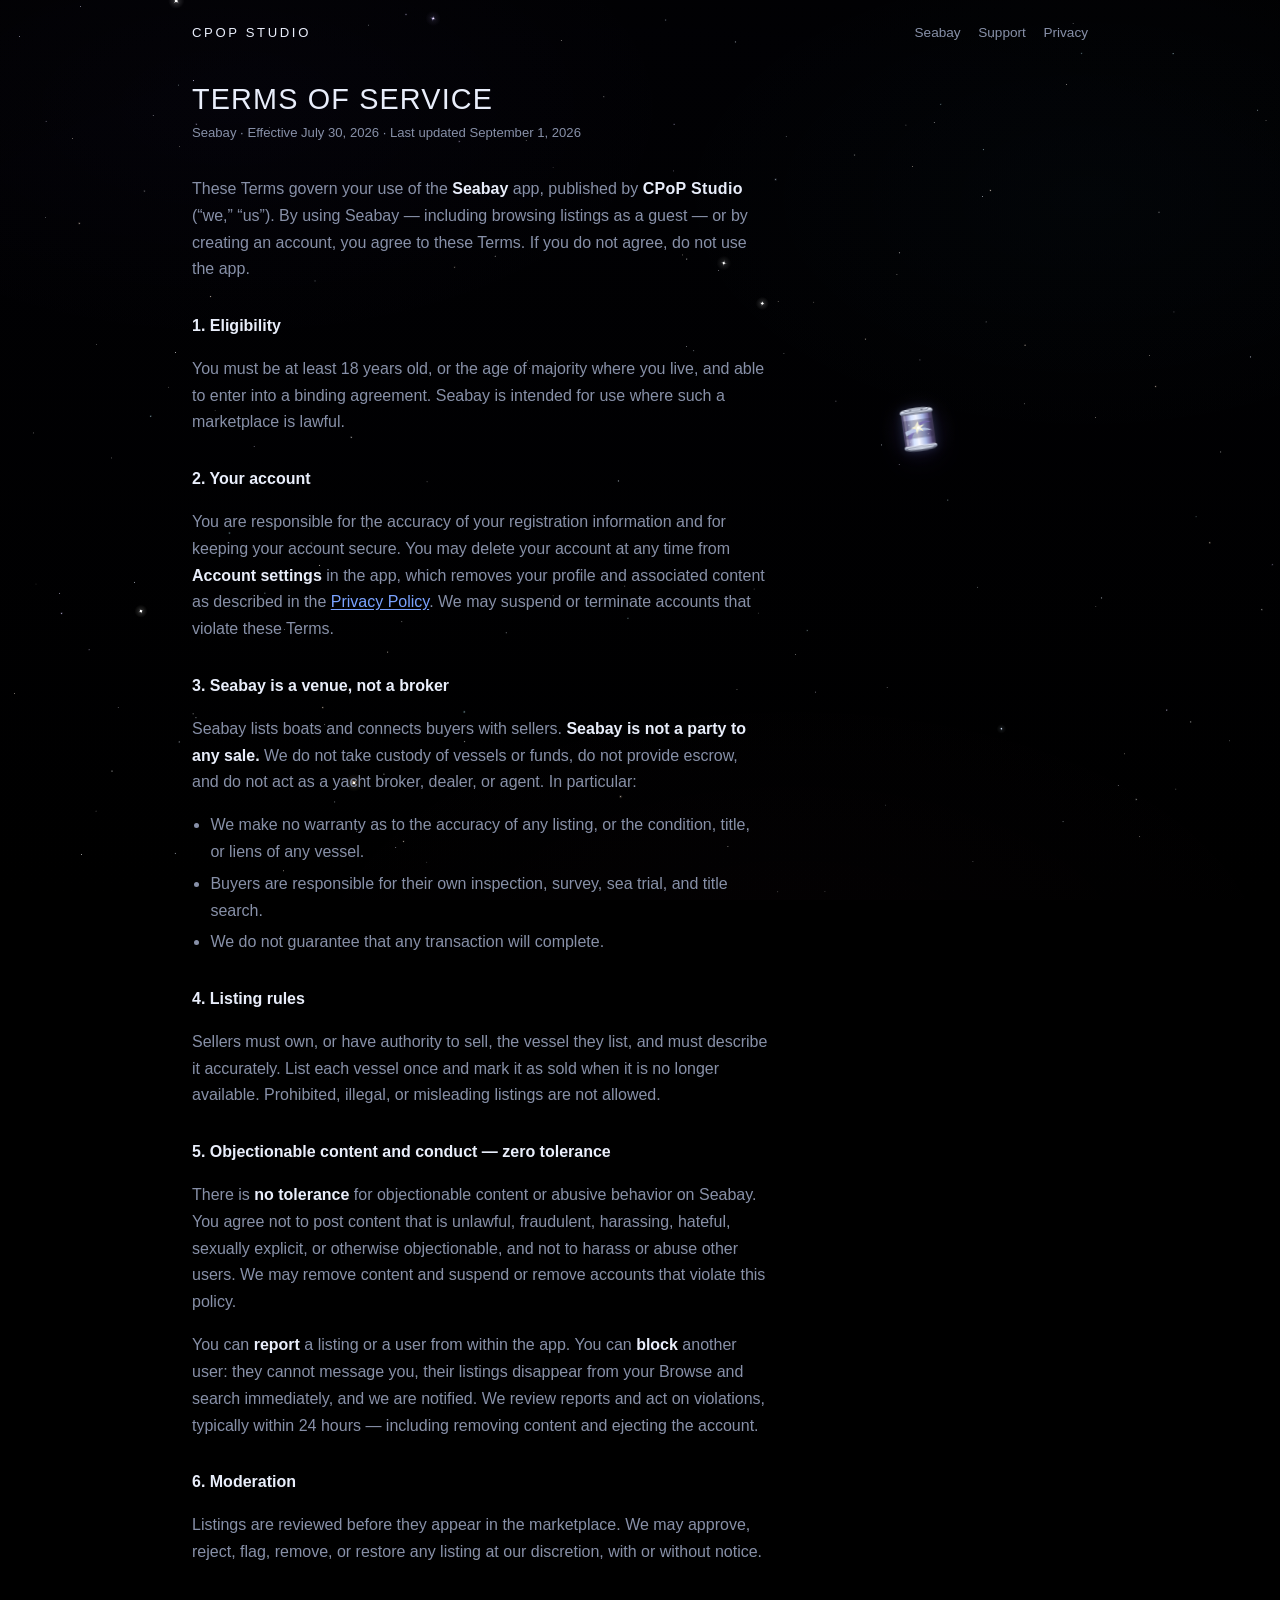
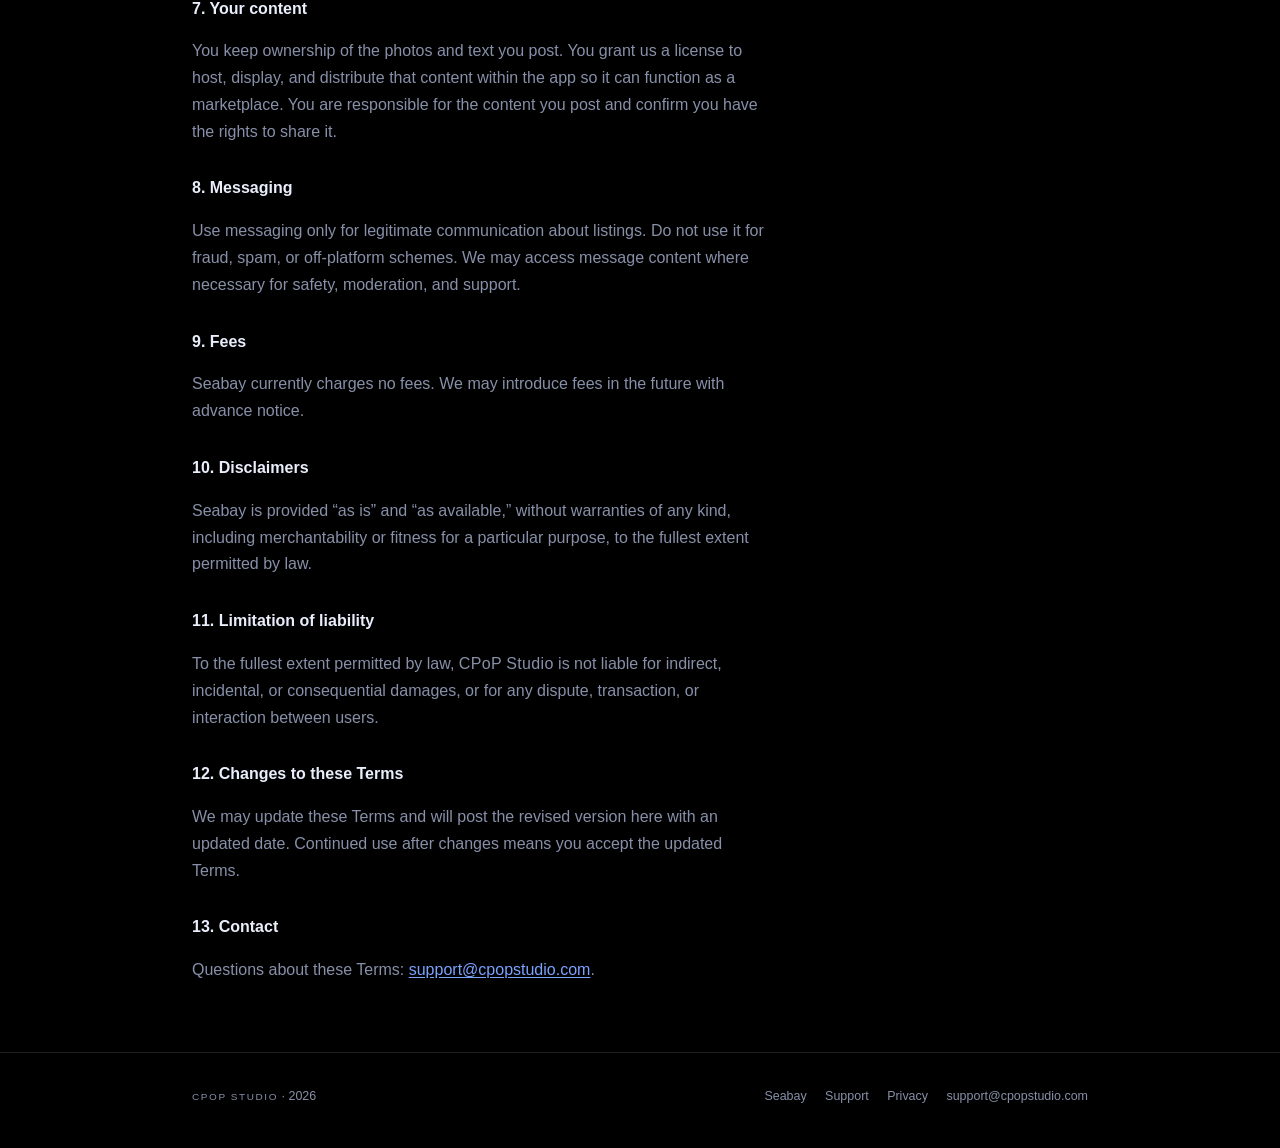
<file: apps/seabay/terms.html>
<!DOCTYPE html>
<html lang="en">
<head>
  <meta charset="utf-8">
  <meta name="viewport" content="width=device-width, initial-scale=1">
  <meta http-equiv="Content-Security-Policy" content="default-src 'none'; base-uri 'none'; form-action 'none'; script-src 'self'; style-src 'self' https://fonts.googleapis.com; img-src 'self'; font-src 'self' https://fonts.gstatic.com; connect-src https://fonts.googleapis.com https://fonts.gstatic.com; media-src 'none'; object-src 'none'; frame-src 'none'; worker-src 'none'; manifest-src 'self'; upgrade-insecure-requests">
  <meta name="referrer" content="no-referrer">
  <title>Terms of Service — Seabay</title>
  <meta name="description" content="Terms of Service for Seabay by CPoP Studio. Seabay is a venue that connects boat buyers and sellers; it is not a broker or party to any sale.">
  <link rel="icon" href="../../assets/studio-mark.svg" type="image/svg+xml">
  <link rel="preconnect" href="https://fonts.googleapis.com">
  <link rel="preconnect" href="https://fonts.gstatic.com" crossorigin>
  <link rel="stylesheet" href="https://fonts.googleapis.com/css2?family=Michroma&family=Sora:wght@400;500;600&display=swap">
  <link rel="stylesheet" href="../../styles.css">
</head>
<body>
  <div class="particle-field" aria-hidden="true">
    <canvas id="particle-canvas"></canvas>
  </div>

  <header class="site-header">
    <div class="wrap site-nav">
      <a class="brand" href="../../index.html">CPoP Studio</a>
      <ul class="nav-links">
        <li><a href="index.html">Seabay</a></li>
        <li><a href="support.html">Support</a></li>
        <li><a href="privacy.html">Privacy</a></li>
      </ul>
    </div>
  </header>

  <main class="wrap">
    <div class="page-title">
      <h1>Terms of Service</h1>
      <p class="meta">Seabay · Effective July 30, 2026 · Last updated September 1, 2026</p>
    </div>

    <article class="prose">
      <p>
        These Terms govern your use of the <strong>Seabay</strong> app, published by
        <strong class="brand-inline">CPoP Studio</strong> (“we,” “us”). By using Seabay — including
        browsing listings as a guest — or by creating an account, you agree to these Terms. If you do
        not agree, do not use the app.
      </p>

      <h2>1. Eligibility</h2>
      <p>
        You must be at least 18 years old, or the age of majority where you live, and able to enter into a
        binding agreement. Seabay is intended for use where such a marketplace is lawful.
      </p>

      <h2>2. Your account</h2>
      <p>
        You are responsible for the accuracy of your registration information and for keeping your account
        secure. You may delete your account at any time from <strong>Account settings</strong> in the app,
        which removes your profile and associated content as described in the
        <a href="privacy.html">Privacy Policy</a>. We may suspend or terminate accounts that violate these Terms.
      </p>

      <h2>3. Seabay is a venue, not a broker</h2>
      <p>
        Seabay lists boats and connects buyers with sellers. <strong>Seabay is not a party to any sale.</strong>
        We do not take custody of vessels or funds, do not provide escrow, and do not act as a yacht broker,
        dealer, or agent. In particular:
      </p>
      <ul>
        <li>We make no warranty as to the accuracy of any listing, or the condition, title, or liens of any vessel.</li>
        <li>Buyers are responsible for their own inspection, survey, sea trial, and title search.</li>
        <li>We do not guarantee that any transaction will complete.</li>
      </ul>

      <h2>4. Listing rules</h2>
      <p>
        Sellers must own, or have authority to sell, the vessel they list, and must describe it accurately.
        List each vessel once and mark it as sold when it is no longer available. Prohibited, illegal, or
        misleading listings are not allowed.
      </p>

      <h2>5. Objectionable content and conduct — zero tolerance</h2>
      <p>
        There is <strong>no tolerance</strong> for objectionable content or abusive behavior on Seabay. You
        agree not to post content that is unlawful, fraudulent, harassing, hateful, sexually explicit, or
        otherwise objectionable, and not to harass or abuse other users. We may remove content and suspend or
        remove accounts that violate this policy.
      </p>
      <p>
        You can <strong>report</strong> a listing or a user from within the app. You can
        <strong>block</strong> another user: they cannot message you, their listings disappear from your
        Browse and search immediately, and we are notified. We review reports and act on violations,
        typically within 24 hours — including removing content and ejecting the account.
      </p>

      <h2>6. Moderation</h2>
      <p>
        Listings are reviewed before they appear in the marketplace. We may approve, reject, flag, remove, or
        restore any listing at our discretion, with or without notice.
      </p>

      <h2>7. Your content</h2>
      <p>
        You keep ownership of the photos and text you post. You grant us a license to host, display, and
        distribute that content within the app so it can function as a marketplace. You are responsible for
        the content you post and confirm you have the rights to share it.
      </p>

      <h2>8. Messaging</h2>
      <p>
        Use messaging only for legitimate communication about listings. Do not use it for fraud, spam, or
        off-platform schemes. We may access message content where necessary for safety, moderation, and
        support.
      </p>

      <h2>9. Fees</h2>
      <p>
        Seabay currently charges no fees. We may introduce fees in the future with advance notice.
      </p>

      <h2>10. Disclaimers</h2>
      <p>
        Seabay is provided “as is” and “as available,” without warranties of any kind, including
        merchantability or fitness for a particular purpose, to the fullest extent permitted by law.
      </p>

      <h2>11. Limitation of liability</h2>
      <p>
        To the fullest extent permitted by law, <span class="brand-inline">CPoP Studio</span> is not liable
        for indirect, incidental, or consequential damages, or for any dispute, transaction, or interaction
        between users.
      </p>

      <h2>12. Changes to these Terms</h2>
      <p>
        We may update these Terms and will post the revised version here with an updated date. Continued use
        after changes means you accept the updated Terms.
      </p>

      <h2>13. Contact</h2>
      <p>
        Questions about these Terms:
        <a href="mailto:support@cpopstudio.com">support@cpopstudio.com</a>.
      </p>
    </article>
  </main>

  <footer class="site-footer">
    <div class="wrap">
      <p><span class="brand-inline">CPoP Studio</span> · 2026</p>
      <div class="footer-links">
        <a href="index.html">Seabay</a>
        <a href="support.html">Support</a>
        <a href="privacy.html">Privacy</a>
        <a href="mailto:support@cpopstudio.com">support@cpopstudio.com</a>
      </div>
    </div>
  </footer>

  <script src="../../particles.js"></script>
</body>
</html>
</file>
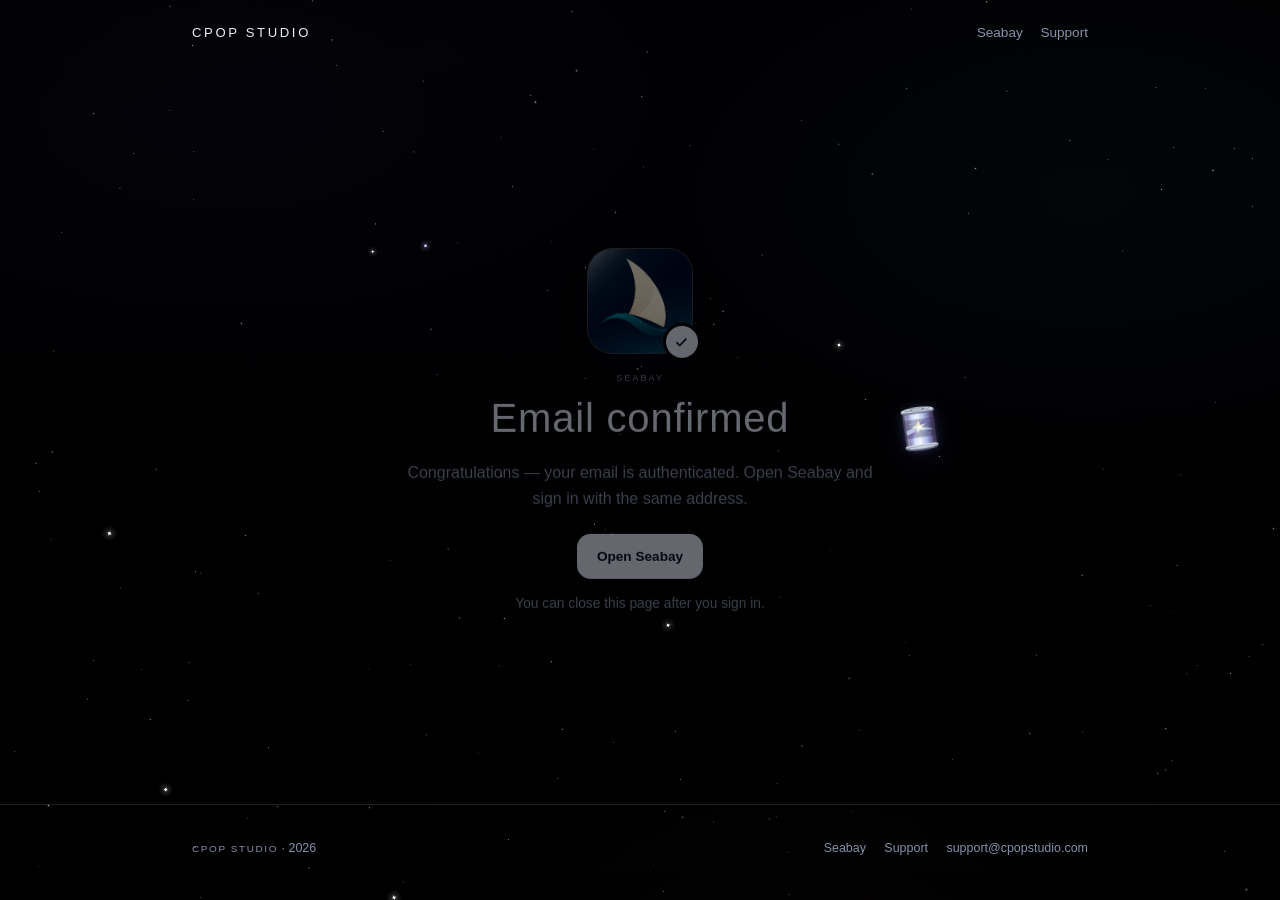
<file: apps/vessla/confirmed.html>
<!DOCTYPE html>
<html lang="en">
<head>
  <meta charset="utf-8">
  <meta name="viewport" content="width=device-width, initial-scale=1">
  <meta http-equiv="Content-Security-Policy" content="default-src 'none'; base-uri 'none'; form-action 'none'; script-src 'none'; style-src 'none'; img-src 'none'; font-src 'none'; connect-src 'none'; media-src 'none'; object-src 'none'; frame-src 'none'; worker-src 'none'; upgrade-insecure-requests">
  <meta name="referrer" content="no-referrer">
  <meta http-equiv="refresh" content="0; url=/apps/seabay/confirmed.html">
  <link rel="canonical" href="https://cpopstudio.com/apps/seabay/confirmed.html">
  <title>Moved to Seabay — CPoP Studio</title>
  <meta name="robots" content="noindex, nofollow">
</head>
<body>
  <p>This page has moved to <a href="/apps/seabay/confirmed.html">Seabay email confirmation</a>.</p>
</body>
</html>
</file>
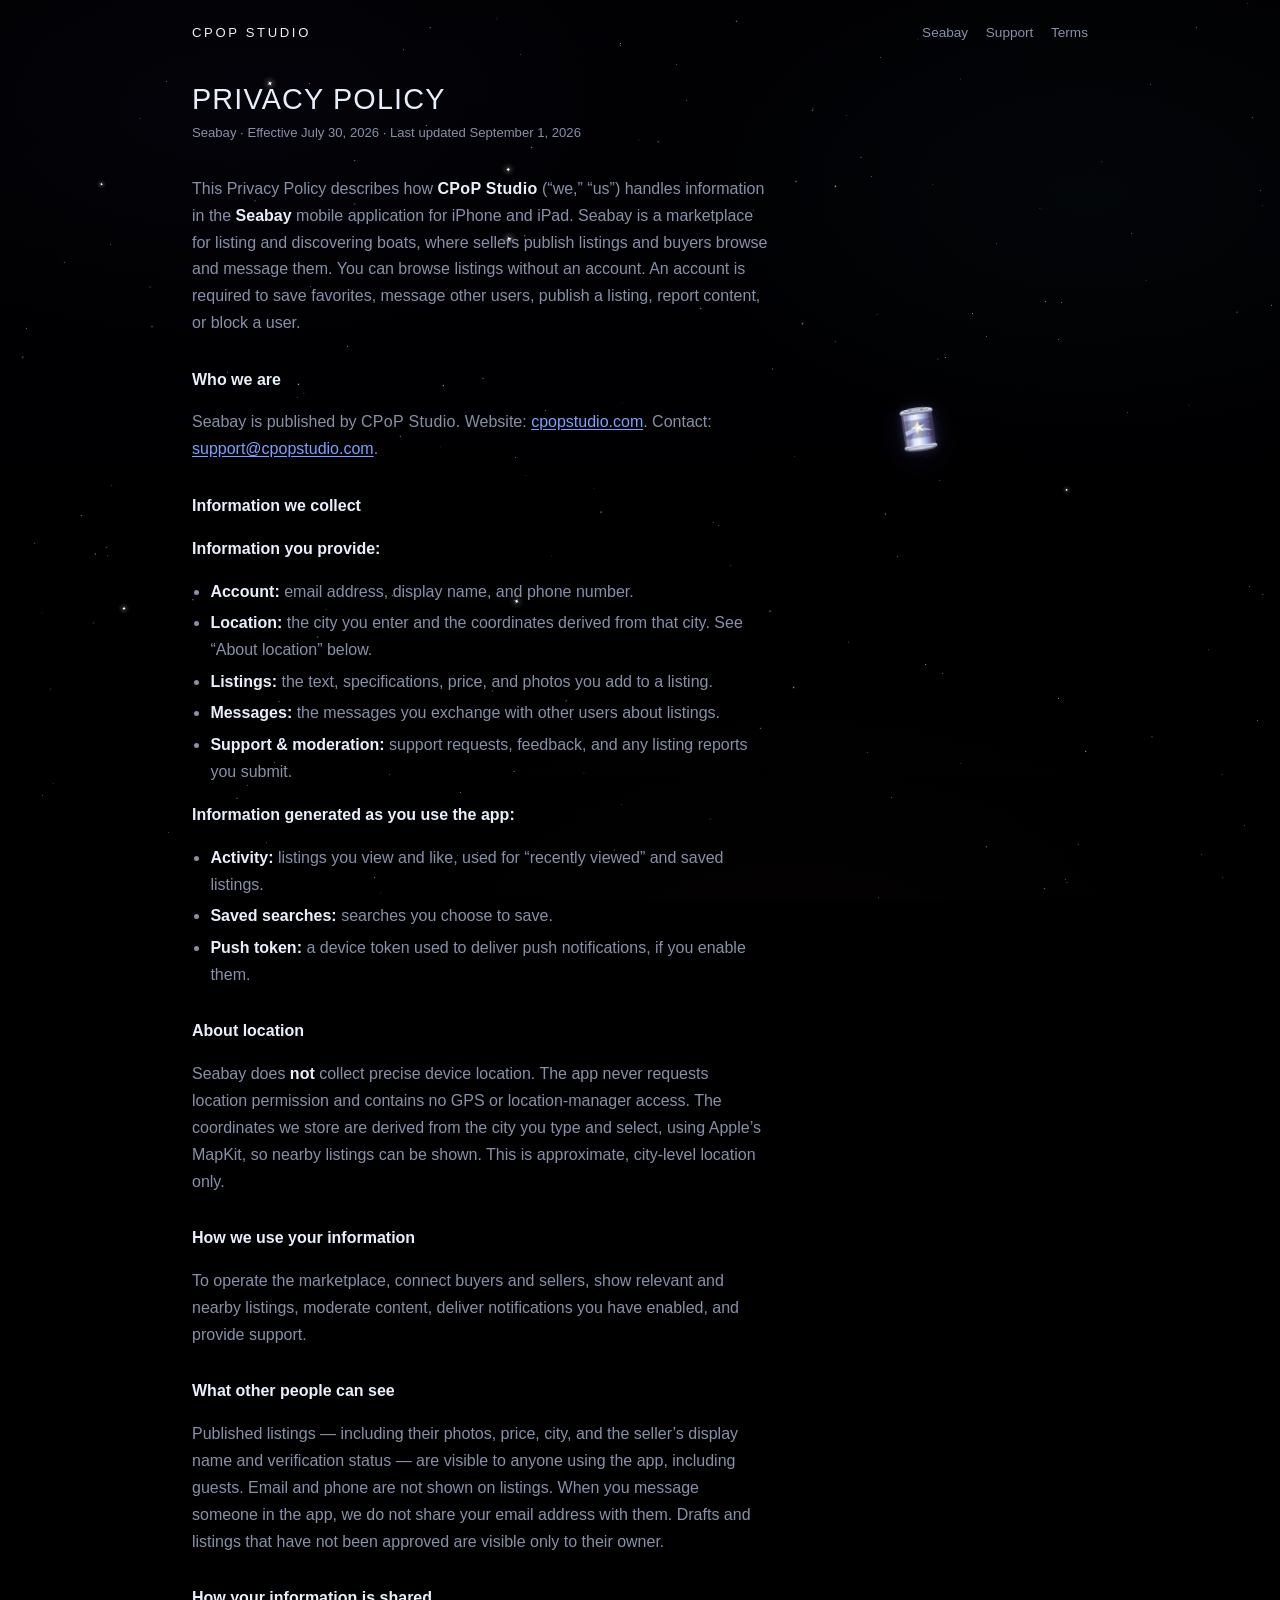
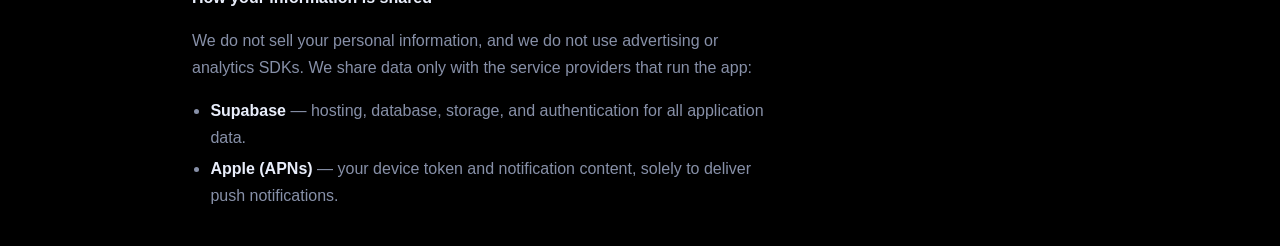
<file: apps/vessla/privacy.html>
<!DOCTYPE html>
<html lang="en">
<head>
  <meta charset="utf-8">
  <meta name="viewport" content="width=device-width, initial-scale=1">
  <meta http-equiv="Content-Security-Policy" content="default-src 'none'; base-uri 'none'; form-action 'none'; script-src 'none'; style-src 'none'; img-src 'none'; font-src 'none'; connect-src 'none'; media-src 'none'; object-src 'none'; frame-src 'none'; worker-src 'none'; upgrade-insecure-requests">
  <meta name="referrer" content="no-referrer">
  <meta http-equiv="refresh" content="0; url=/apps/seabay/privacy.html">
  <link rel="canonical" href="https://cpopstudio.com/apps/seabay/privacy.html">
  <title>Moved to Seabay Privacy — CPoP Studio</title>
  <meta name="robots" content="noindex">
</head>
<body>
  <p>This page has moved to <a href="/apps/seabay/privacy.html">Seabay Privacy Policy</a>.</p>
</body>
</html>
</file>
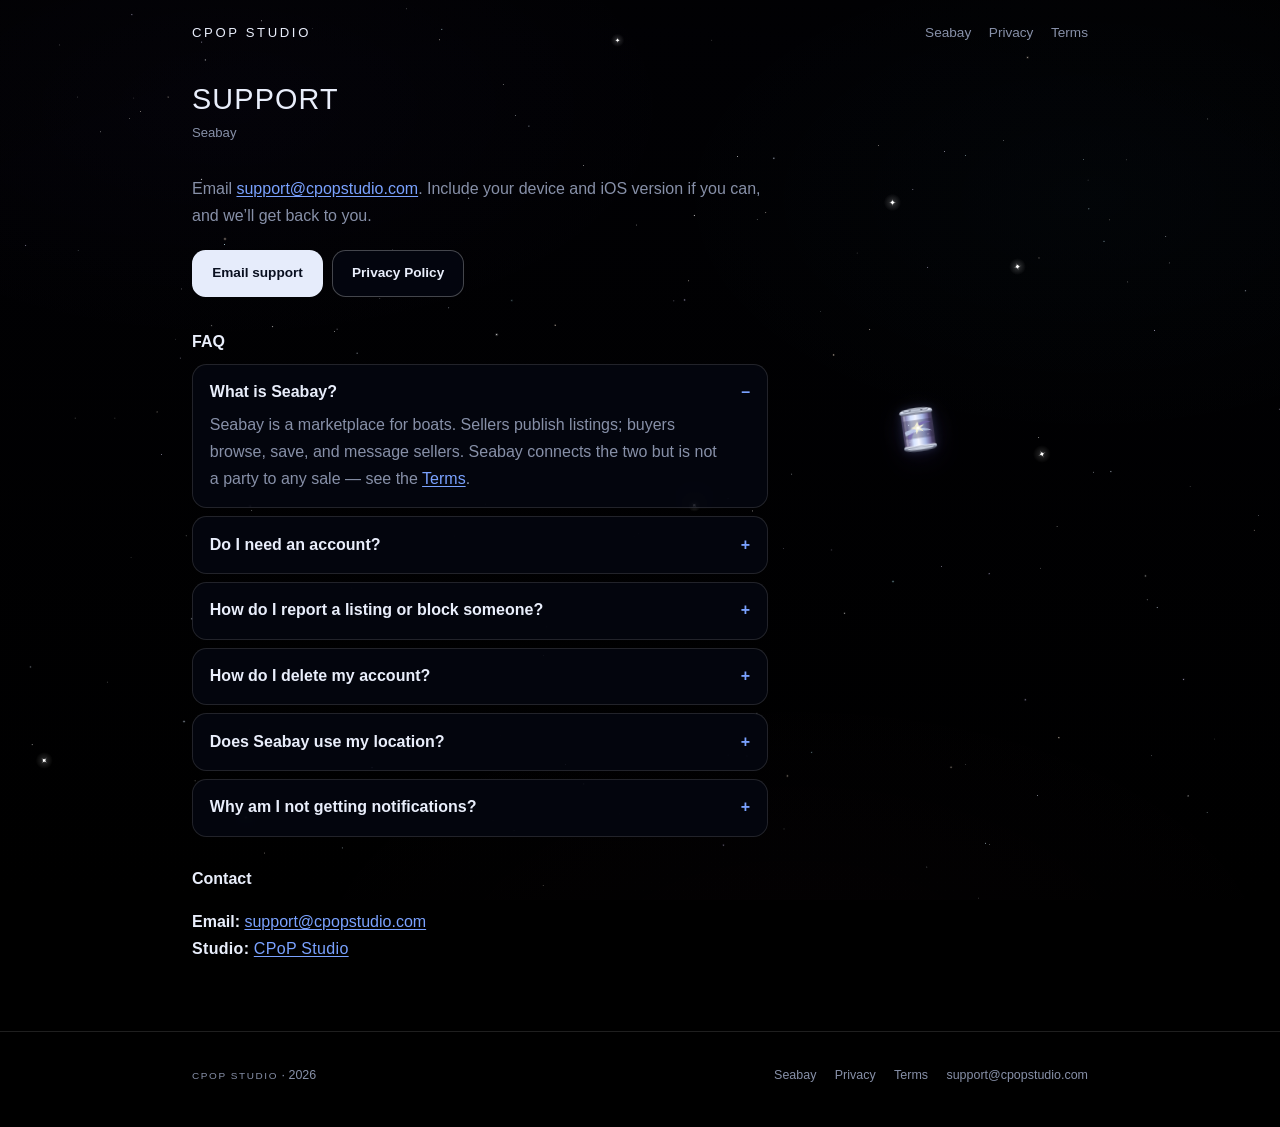
<file: apps/vessla/support.html>
<!DOCTYPE html>
<html lang="en">
<head>
  <meta charset="utf-8">
  <meta name="viewport" content="width=device-width, initial-scale=1">
  <meta http-equiv="Content-Security-Policy" content="default-src 'none'; base-uri 'none'; form-action 'none'; script-src 'none'; style-src 'none'; img-src 'none'; font-src 'none'; connect-src 'none'; media-src 'none'; object-src 'none'; frame-src 'none'; worker-src 'none'; upgrade-insecure-requests">
  <meta name="referrer" content="no-referrer">
  <meta http-equiv="refresh" content="0; url=/apps/seabay/support.html">
  <link rel="canonical" href="https://cpopstudio.com/apps/seabay/support.html">
  <title>Moved to Seabay Support — CPoP Studio</title>
  <meta name="robots" content="noindex">
</head>
<body>
  <p>This page has moved to <a href="/apps/seabay/support.html">Seabay Support</a>.</p>
</body>
</html>
</file>
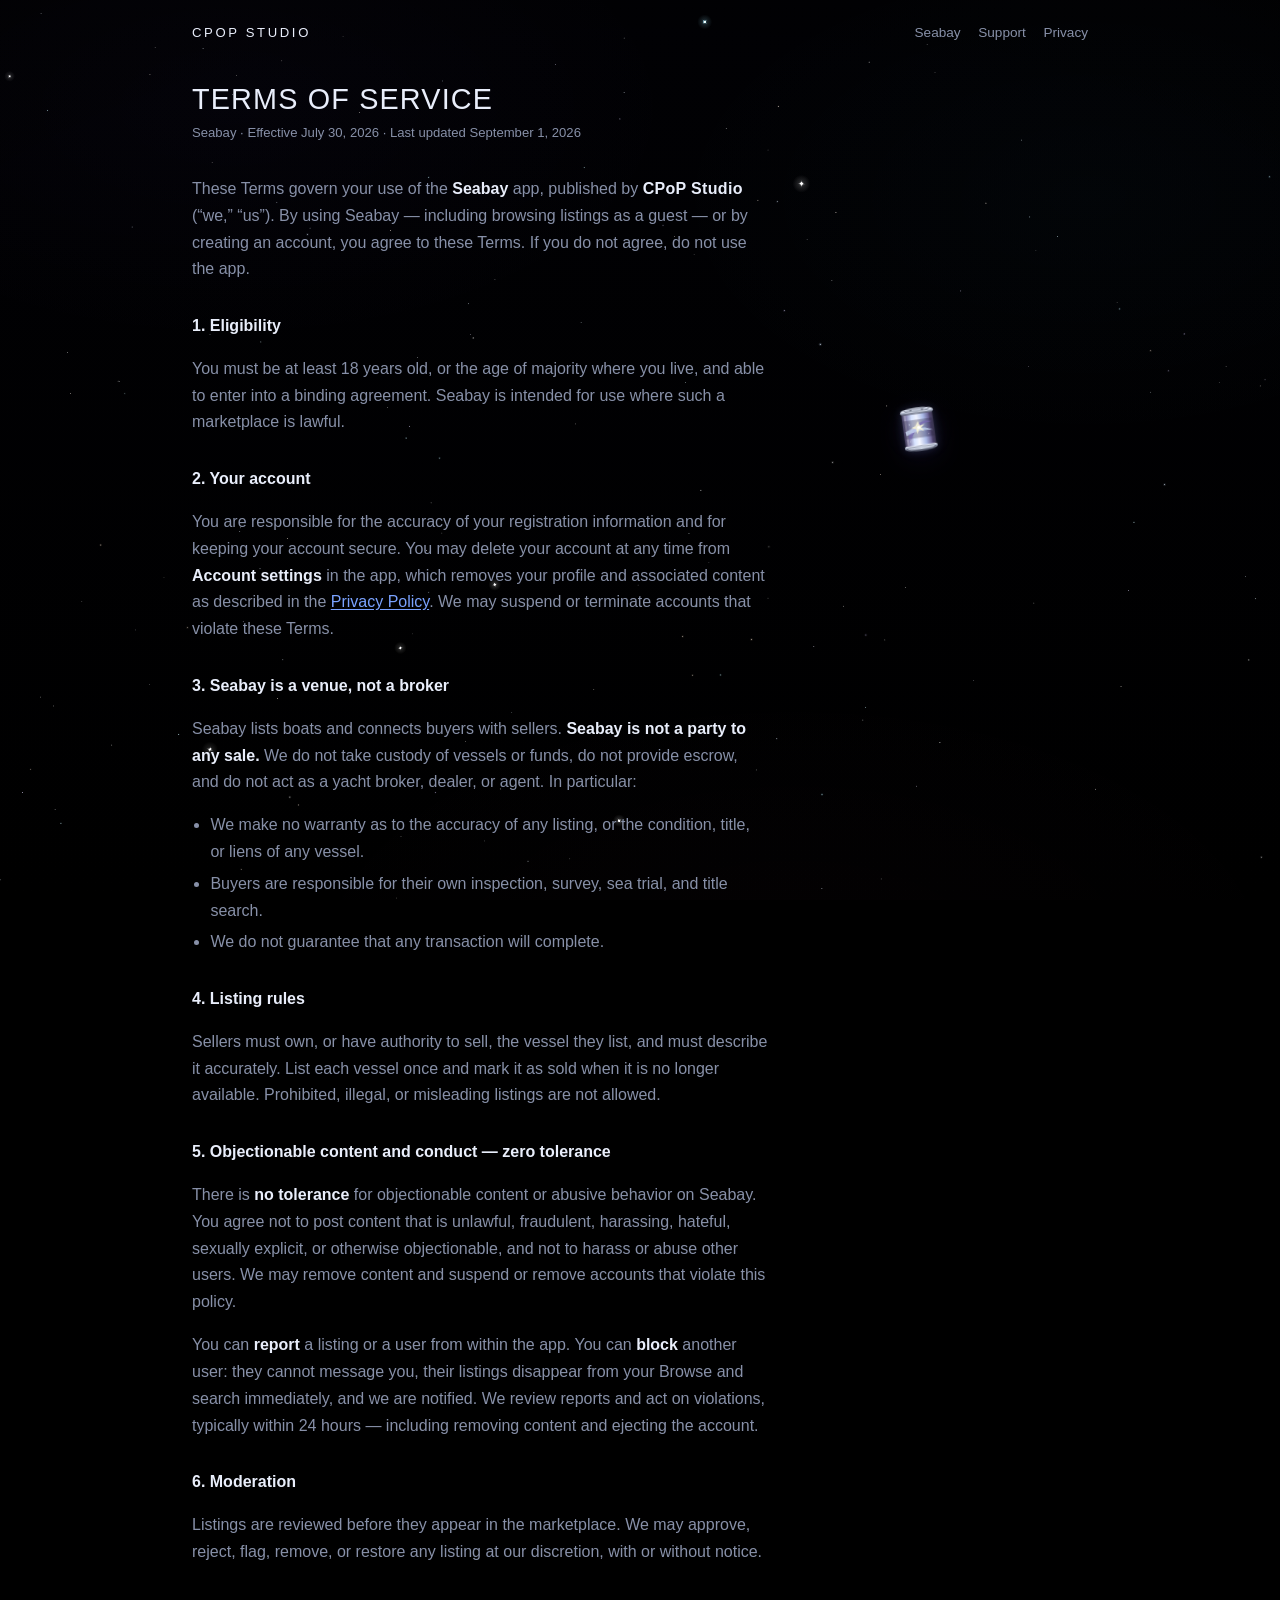
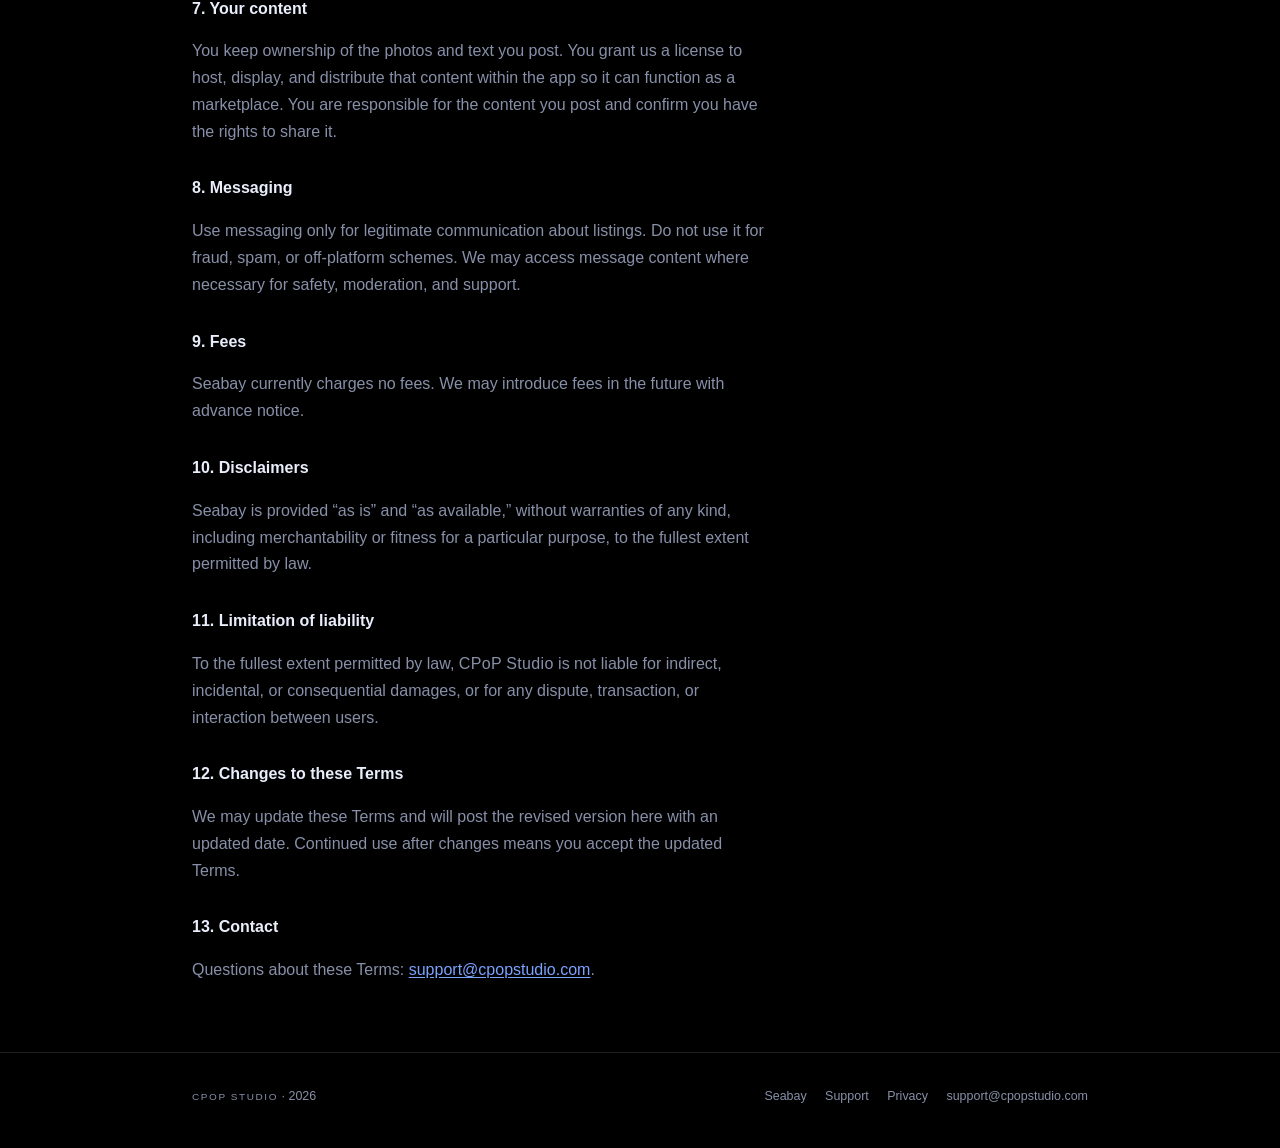
<file: apps/vessla/terms.html>
<!DOCTYPE html>
<html lang="en">
<head>
  <meta charset="utf-8">
  <meta name="viewport" content="width=device-width, initial-scale=1">
  <meta http-equiv="Content-Security-Policy" content="default-src 'none'; base-uri 'none'; form-action 'none'; script-src 'none'; style-src 'none'; img-src 'none'; font-src 'none'; connect-src 'none'; media-src 'none'; object-src 'none'; frame-src 'none'; worker-src 'none'; upgrade-insecure-requests">
  <meta name="referrer" content="no-referrer">
  <meta http-equiv="refresh" content="0; url=/apps/seabay/terms.html">
  <link rel="canonical" href="https://cpopstudio.com/apps/seabay/terms.html">
  <title>Moved to Seabay Terms — CPoP Studio</title>
  <meta name="robots" content="noindex">
</head>
<body>
  <p>This page has moved to <a href="/apps/seabay/terms.html">Seabay Terms of Service</a>.</p>
</body>
</html>
</file>
<file: styles.css>
/* CPoP Studio — Chrome */
:root {
  --bg: #010104;
  --bg-deep: #000000;
  --ink: #e9eefb;
  --muted: #8790a8;
  --line: rgba(255, 255, 255, 0.12);
  --line-bright: rgba(255, 255, 255, 0.26);
  --pop: #7aa2ff;
  --pop-soft: #b9cdff;
  --pop-ink: #0a1020;
  --panel: rgba(6, 9, 20, 0.66);
  --panel-hover: rgba(1, 2, 7, 0.92);
  --max: 56rem;
  --font-display: "Michroma", "Helvetica Neue", sans-serif;
  --font-body: "Sora", "Helvetica Neue", sans-serif;
  --font-serif: "Sora", "Helvetica Neue", sans-serif;
}

*,
*::before,
*::after {
  box-sizing: border-box;
}

html {
  scroll-behavior: smooth;
  background-color: var(--bg-deep);
  color-scheme: dark;
}

body {
  margin: 0;
  min-height: 100vh;
  color: var(--ink);
  font-family: var(--font-body);
  font-size: 0.98rem;
  line-height: 1.55;
  background:
    radial-gradient(60% 45% at 18% 12%, rgba(123, 92, 255, 0.025), transparent 60%),
    radial-gradient(55% 45% at 85% 22%, rgba(79, 214, 255, 0.018), transparent 62%),
    radial-gradient(70% 55% at 62% 108%, rgba(255, 110, 199, 0.015), transparent 60%),
    radial-gradient(120% 90% at 50% 50%, transparent 45%, rgba(0, 0, 0, 0.97)),
    linear-gradient(180deg, var(--bg) 0%, var(--bg-deep) 100%);
  background-color: var(--bg-deep);
  background-attachment: fixed;
  display: flex;
  flex-direction: column;
  position: relative;
  overflow-x: hidden;
}

.particle-field {
  position: fixed;
  inset: 0;
  width: 100vw;
  height: 100vh;
  z-index: 0;
  pointer-events: none;
}

.particle-field canvas {
  display: block;
  width: 100%;
  height: 100%;
}

/* Floating starlight soda can */
.soda-can {
  position: fixed;
  top: 0;
  left: 0;
  z-index: 2;
  width: 43px;
  height: 50px;
  padding: 0;
  border: 0;
  background: transparent;
  cursor: grab;
  touch-action: none;
  filter:
    drop-shadow(0 0 4px rgba(143, 176, 255, 0.18))
    drop-shadow(0 6px 12px rgba(20, 14, 50, 0.45));
  will-change: transform;
}

.soda-can::before {
  content: "";
  position: absolute;
  inset: -35%;
  z-index: -1;
  border-radius: 50%;
  background: radial-gradient(circle, rgba(143, 176, 255, 0.12), rgba(183, 157, 255, 0.04) 45%, transparent 70%);
  opacity: 0.55;
  animation: aura-pulse 4.5s ease-in-out infinite;
}

.soda-can svg {
  display: block;
  width: 100%;
  height: 100%;
  pointer-events: none;
}

.soda-can:hover {
  filter:
    drop-shadow(0 0 7px rgba(183, 210, 255, 0.28))
    drop-shadow(0 6px 14px rgba(20, 14, 50, 0.5));
}

.soda-can.is-dragging {
  cursor: grabbing;
  filter:
    drop-shadow(0 0 10px rgba(200, 200, 255, 0.35))
    drop-shadow(0 8px 16px rgba(20, 14, 50, 0.55));
}

@keyframes aura-pulse {
  0%, 100% { opacity: 0.35; transform: scale(0.94); }
  50% { opacity: 0.6; transform: scale(1.02); }
}

body > *:not(.particle-field):not(.soda-can) {
  position: relative;
  z-index: 1;
}

img {
  max-width: 100%;
  height: auto;
  display: block;
}

a {
  color: var(--ink);
  text-underline-offset: 0.15em;
}

a:hover {
  color: var(--pop);
}

.wrap {
  width: min(100% - 2.5rem, var(--max));
  margin-inline: auto;
}

.site-header {
  padding: 1.4rem 0 0;
}

.site-nav {
  display: flex;
  align-items: center;
  justify-content: space-between;
  gap: 1rem;
}

.brand {
  display: inline-flex;
  align-items: center;
  gap: 0.6rem;
  color: var(--ink);
  text-decoration: none;
  font-family: var(--font-display);
  font-weight: 400;
  font-size: 0.82rem;
  letter-spacing: 0.2em;
  line-height: 1;
  text-transform: uppercase;
  transition: color 0.2s ease;
}

.brand:hover {
  color: var(--pop-soft);
}

.brand-inline {
  font-family: var(--font-display);
  font-weight: 400;
  font-size: 0.8em;
  letter-spacing: 0.16em;
  text-transform: uppercase;
}

.nav-links {
  display: flex;
  gap: 1.1rem;
  list-style: none;
  margin: 0;
  padding: 0;
  font-size: 0.85rem;
}

.nav-links a {
  color: var(--muted);
  text-decoration: none;
  transition: color 0.2s ease;
}

.nav-links a:hover {
  color: var(--pop);
}

/* Home */
.home {
  min-height: 100vh;
}

.home-stage {
  flex: 1;
  display: flex;
  flex-direction: column;
  justify-content: center;
  padding: 5.5rem 0 3.5rem;
  min-height: calc(100vh - 5rem);
}

.home-stage .wrap {
  display: grid;
  gap: 3.75rem;
  width: min(100% - 2.5rem, 72rem);
}

.home-brand {
  position: relative;
  width: 100%;
  text-align: center;
  animation: settle 0.75s cubic-bezier(0.22, 1, 0.36, 1) both;
}

.home-brand h1 {
  position: relative;
  z-index: 2;
  margin: 0;
  width: 100%;
  font-family: var(--font-display);
  font-size: clamp(1.4rem, 5.2vw, 3.6rem);
  font-weight: 400;
  line-height: 1.15;
  letter-spacing: 0.02em;
  white-space: nowrap;
  color: var(--ink);
  /* Keeps the wordmark crisp where it sits on the galaxy's nucleus. */
  filter: drop-shadow(0 0 14px rgba(2, 3, 10, 0.75));
}

/* Brushed-metal wordmark: one plain vertical silver, no colour bands */
.home-brand .fizzy-text {
  position: relative;
  z-index: 2;
  background: linear-gradient(180deg, #ffffff 0%, #d7deef 52%, #9fadc9 100%);
  background-clip: text;
  -webkit-background-clip: text;
  color: transparent;
  -webkit-text-fill-color: transparent;
}

/* One column: every app is a full-width row, grouped under its heading */
.home-catalog {
  display: grid;
  gap: 1.75rem;
  width: min(100%, 34rem);
  margin-inline: auto;
  animation: settle 0.75s cubic-bezier(0.22, 1, 0.36, 1) 0.08s both;
}

.home-apps {
  position: relative;
  z-index: 2;
  width: 100%;
}

.home-apps-label {
  margin: 0 0 0.8rem;
  color: var(--muted);
  font-family: var(--font-display);
  font-size: 0.6rem;
  font-weight: 400;
  letter-spacing: 0.22em;
  text-transform: uppercase;
  text-align: center;
}

.apps-list {
  margin: 0;
  padding: 0;
  list-style: none;
}

.apps-list a {
  display: grid;
  grid-template-columns: auto 1fr auto;
  align-items: center;
  gap: 1rem;
  margin-bottom: 0.7rem;
  padding: 1.05rem 1.15rem;
  color: inherit;
  text-decoration: none;
  border: 1px solid var(--line);
  border-radius: 1.1rem;
  background: var(--panel);
  backdrop-filter: blur(12px);
  transition: background 0.22s ease, border-color 0.22s ease, box-shadow 0.22s ease;
}

/* The panel holds still and catches the light: it sinks darker, the top edge
   picks up a highlight. No colour — just the bevel. Only the arrow moves. */
.apps-list a:hover,
.apps-list a:focus-visible {
  color: inherit;
  outline: none;
  background: var(--panel-hover);
  border-color: var(--line);
  border-top-color: rgba(255, 255, 255, 0.5);
  box-shadow:
    inset 0 1px 0 rgba(255, 255, 255, 0.2),
    inset 0 -1px 0 rgba(0, 0, 0, 0.5);
}

.apps-list a:focus-visible {
  border-color: rgba(255, 255, 255, 0.6);
}

.apps-list img {
  width: 3.4rem;
  height: 3.4rem;
  border-radius: 0.9rem;
  box-shadow: 0 0 0 1px var(--line);
  transition: box-shadow 0.22s ease;
}

.apps-list a:hover img,
.apps-list a:focus-visible img {
  box-shadow: 0 0 0 1px var(--line-bright);
}

.app-copy {
  display: flex;
  flex-direction: column;
  gap: 0.25rem;
  min-width: 0;
}

.app-name {
  display: flex;
  align-items: baseline;
  flex-wrap: wrap;
  gap: 0.5rem;
  font-family: var(--font-body);
  font-size: 1rem;
  font-weight: 600;
  letter-spacing: 0.01em;
}

/* Platform / status marker beside the app name */
.app-tag {
  padding: 0.12rem 0.45rem;
  border: 1px solid var(--line);
  border-radius: 999px;
  color: var(--muted);
  font-family: var(--font-display);
  font-size: 0.5rem;
  font-weight: 400;
  letter-spacing: 0.14em;
  text-transform: uppercase;
  white-space: nowrap;
}

.app-blurb {
  color: var(--muted);
  font-size: 0.83rem;
  line-height: 1.45;
}

.app-index {
  display: none;
}

.app-arrow {
  color: var(--muted);
  font-size: 1.1rem;
  transition: transform 0.22s ease, color 0.22s ease;
}

.apps-list a:hover .app-arrow,
.apps-list a:focus-visible .app-arrow {
  color: var(--ink);
  transform: translateX(4px);
}

@keyframes settle {
  from {
    opacity: 0;
    transform: translateY(14px);
  }
  to {
    opacity: 1;
    transform: translateY(0);
  }
}

/* App page */
.app-hero {
  padding: 3.25rem 0 2.25rem;
  display: flex;
  flex-direction: column;
  align-items: center;
  text-align: center;
  gap: 1.15rem;
}

.app-hero-icon {
  width: 6.5rem;
  height: 6.5rem;
  border-radius: 1.5rem;
  box-shadow:
    0 0 0 1px var(--line-bright),
    0 12px 28px rgba(4, 8, 22, 0.55);
}

.app-hero h1 {
  margin: 0;
  width: 100%;
  font-family: var(--font-display);
  font-size: clamp(1.2rem, 4.4vw, 2.5rem);
  font-weight: 400;
  line-height: 1.2;
  letter-spacing: 0.02em;
  white-space: nowrap;
}

.app-hero .lede {
  margin: 0;
  max-width: 30rem;
  color: var(--muted);
  font-size: 1rem;
  line-height: 1.6;
}

/* Title block: app name with its platform line tucked underneath */
.app-title {
  display: flex;
  flex-direction: column;
  align-items: center;
  gap: 0.5rem;
  width: 100%;
}

.app-platform {
  margin: 0;
  color: var(--muted);
  font-family: var(--font-display);
  font-size: 0.58rem;
  font-weight: 400;
  letter-spacing: 0.2em;
  text-transform: uppercase;
}

/* Holds whichever call to action an app has: badge, download, or coming soon */
.app-cta {
  display: flex;
  flex-wrap: wrap;
  justify-content: center;
  align-items: center;
  gap: 0.6rem;
  min-height: 3.35rem;
}

.app-hero .note {
  margin: -0.55rem 0 0;
  max-width: 30rem;
}

/* Auth redirect landing (email confirmation / recovery) */
.auth-stage {
  flex: 1;
  display: flex;
  align-items: center;
  padding: 1.5rem 0 3rem;
}

.auth-stage .app-hero {
  width: 100%;
  padding: 1.5rem 0 0;
  animation: settle 0.75s cubic-bezier(0.22, 1, 0.36, 1) both;
}

.auth-stage .app-hero h1 {
  white-space: normal;
}

.auth-icon-wrap {
  position: relative;
}

.auth-icon-badge {
  position: absolute;
  right: -0.35rem;
  bottom: -0.35rem;
  display: grid;
  place-items: center;
  width: 2rem;
  height: 2rem;
  border-radius: 50%;
  background: #e6ecfb;
  color: var(--pop-ink);
  box-shadow:
    0 0 0 3px var(--bg-deep),
    0 6px 16px rgba(4, 8, 22, 0.45);
}

.auth-icon-badge svg {
  width: 1.05rem;
  height: 1.05rem;
}

.button.is-disabled {
  color: var(--muted);
  border-color: var(--line);
  background: var(--panel);
  cursor: default;
}

.button.is-disabled:hover {
  transform: none;
  border-color: var(--line);
  color: var(--muted);
  background: var(--panel);
}

.app-store-badge-link {
  display: inline-flex;
  line-height: 0;
  transition: transform 0.2s ease;
}

.app-store-badge-link:hover {
  transform: translateY(-2px);
}

.app-store-badge {
  display: block;
  height: 3.35rem;
  width: auto;
}

.button-row {
  display: flex;
  flex-wrap: wrap;
  justify-content: center;
  gap: 0.55rem;
}

.button {
  display: inline-flex;
  align-items: center;
  justify-content: center;
  padding: 0.7rem 1.2rem;
  border-radius: 0.85rem;
  font-weight: 600;
  font-size: 0.85rem;
  text-decoration: none;
  border: 1px solid transparent;
  transition: background 0.2s ease, color 0.2s ease, border-color 0.2s ease, transform 0.2s ease;
}

.button-primary {
  background: #e6ecfb;
  color: var(--pop-ink);
}

.button-primary:hover {
  background: #ffffff;
  color: var(--pop-ink);
  transform: translateY(-2px);
}

.button-ghost {
  background: var(--panel);
  color: var(--ink);
  border-color: var(--line-bright);
  backdrop-filter: blur(12px);
}

.button-ghost:hover {
  background: var(--panel-hover);
  border-color: var(--pop);
  color: var(--ink);
  transform: translateY(-2px);
}

.note {
  margin: 0;
  color: var(--muted);
  font-size: 0.86rem;
}

.app-store-note {
  margin-bottom: 3rem;
  text-align: center;
}

.support-actions {
  justify-content: flex-start;
  margin: 1.25rem 0 2rem;
}

/* A grid rather than wrapping flex, so the row breaks the same way on every
   app page regardless of how long each label happens to be */
.facts {
  display: grid;
  grid-template-columns: repeat(auto-fit, minmax(11.5rem, 1fr));
  justify-items: start;
  gap: 1.4rem 1.75rem;
  margin: 0 0 2rem;
  padding: 1.5rem 0 0;
  list-style: none;
  border-top: 1px solid var(--line);
}

.facts li {
  display: flex;
  align-items: center;
  gap: 0.75rem;
  margin: 0;
  padding: 0;
  background: none;
  border: none;
  border-radius: 0;
}

.facts li::before {
  content: none;
}

.fact-icon {
  flex: 0 0 auto;
  display: grid;
  place-items: center;
  width: 2.4rem;
  height: 2.4rem;
  border-radius: 0.7rem;
  background: var(--panel);
  box-shadow: 0 0 0 1px var(--line);
  color: var(--pop);
}

.fact-icon svg {
  width: 1.2rem;
  height: 1.2rem;
}

.fact-text {
  display: flex;
  flex-direction: column;
  gap: 0.12rem;
  min-width: 0;
  text-align: left;
}

.fact-text strong {
  color: var(--ink);
  font-size: 0.92rem;
  font-weight: 600;
  line-height: 1.2;
}

.fact-text span {
  color: var(--muted);
  font-size: 0.8rem;
  line-height: 1.3;
}

/* Legal / support */
.page-title {
  padding: 2.4rem 0 0.7rem;
}

.page-title-icon {
  width: 6rem;
  height: 6rem;
  margin-bottom: 1rem;
  border-radius: 1.5rem;
  box-shadow:
    0 0 0 1px var(--line-bright),
    0 12px 28px rgba(4, 8, 22, 0.55);
}

.page-title h1 {
  margin: 0 0 0.3rem;
  font-family: var(--font-display);
  font-size: clamp(1.1rem, 3.6vw, 1.8rem);
  font-weight: 400;
  letter-spacing: 0.04em;
  line-height: 1.25;
  text-transform: uppercase;
}

.page-title .meta {
  margin: 0;
  color: var(--muted);
  font-size: 0.82rem;
}

.prose {
  padding: 0.35rem 0 3.25rem;
  max-width: 36rem;
  font-family: var(--font-serif);
  font-size: 1rem;
  line-height: 1.68;
}

.prose h2 {
  margin: 1.85rem 0 0.5rem;
  font-family: var(--font-body);
  font-size: 1rem;
  font-weight: 600;
  letter-spacing: 0;
  color: var(--ink);
}

.prose p,
.prose li {
  color: var(--muted);
}

.prose ul {
  padding-left: 1.15rem;
}

.prose li + li {
  margin-top: 0.3rem;
}

.prose strong {
  color: var(--ink);
  font-weight: 600;
}

/* Michroma is a display face — mid-sentence it just breaks the line rhythm */
.prose .brand-inline {
  font-family: var(--font-body);
  font-size: inherit;
  letter-spacing: 0.02em;
  text-transform: none;
}

.prose a:not(.button) {
  color: var(--pop);
}

.faq details {
  margin-bottom: 0.5rem;
  padding: 0.9rem 1.05rem;
  border: 1px solid var(--line);
  border-radius: 0.9rem;
  background: var(--panel);
  backdrop-filter: blur(12px);
  font-family: var(--font-body);
  transition: border-color 0.2s ease;
}

.faq details:hover {
  border-color: var(--line-bright);
}

.faq summary {
  cursor: pointer;
  font-weight: 600;
  color: var(--ink);
  list-style: none;
}

.faq summary::-webkit-details-marker {
  display: none;
}

.faq summary::after {
  content: "+";
  float: right;
  color: var(--pop);
  font-weight: 700;
}

.faq details[open] summary {
  margin-bottom: 0.4rem;
}

.faq details[open] summary::after {
  content: "–";
}

.faq details p {
  margin: 0;
  padding-right: 1.5rem;
  color: var(--muted);
}

/* Release notes */
.releases {
  padding: 0 0 3.5rem;
  scroll-margin-top: 1.5rem;
}

.releases-head h2 {
  margin: 0 0 0.35rem;
  font-family: var(--font-display);
  font-size: clamp(0.95rem, 2.6vw, 1.25rem);
  font-weight: 400;
  letter-spacing: 0.06em;
  text-transform: uppercase;
}

.releases-head .note {
  margin: 0 0 1.4rem;
  max-width: 34rem;
}

/* Long changelogs must scroll inside the table, never the page */
.releases-table-wrap {
  overflow-x: auto;
  border: 1px solid var(--line);
  border-radius: 1.1rem;
  background: var(--panel);
  backdrop-filter: blur(12px);
}

.releases-table {
  width: 100%;
  min-width: 40rem;
  border-collapse: collapse;
  font-size: 0.88rem;
  text-align: left;
}

.releases-table th,
.releases-table td {
  padding: 1rem 1.15rem;
  vertical-align: top;
}

.releases-table thead th {
  color: var(--muted);
  font-family: var(--font-display);
  font-size: 0.58rem;
  font-weight: 400;
  letter-spacing: 0.18em;
  text-transform: uppercase;
  white-space: nowrap;
  border-bottom: 1px solid var(--line);
}

.releases-table tbody tr + tr {
  border-top: 1px solid var(--line);
}

.release-version {
  width: 9rem;
  color: var(--ink);
  font-weight: 600;
  white-space: nowrap;
}

.release-platform {
  display: block;
  margin-top: 0.2rem;
  color: var(--muted);
  font-size: 0.74rem;
  font-weight: 400;
}

.release-date {
  width: 8rem;
  color: var(--muted);
  white-space: nowrap;
}

.release-body {
  color: var(--muted);
  line-height: 1.6;
}

.release-body h3 {
  margin: 0 0 0.35rem;
  color: var(--ink);
  font-size: 0.88rem;
  font-weight: 600;
}

.release-body p,
.release-body ul {
  margin: 0 0 0.5rem;
}

.release-body ul {
  padding-left: 1.05rem;
}

.release-body li + li {
  margin-top: 0.2rem;
}

.release-body :last-child {
  margin-bottom: 0;
}

.release-body code,
.prose code {
  padding: 0.08em 0.35em;
  border-radius: 0.35rem;
  background: rgba(255, 255, 255, 0.07);
  font-family: ui-monospace, "SF Mono", Menlo, monospace;
  font-size: 0.86em;
}

.release-links {
  width: 8.5rem;
  white-space: nowrap;
}

.release-links a {
  display: inline-block;
  margin: 0 0.6rem 0.3rem 0;
  color: var(--pop);
  font-size: 0.82rem;
  text-decoration: none;
}

.release-links a:hover {
  color: var(--pop-soft);
  text-decoration: underline;
}

/* Stands in for the table when an app publishes its notes on its own site */
.releases-elsewhere {
  padding: 1.6rem 1.5rem;
  border: 1px solid var(--line);
  border-radius: 1.1rem;
  background: var(--panel);
  backdrop-filter: blur(12px);
  text-align: center;
}

.releases-elsewhere p {
  margin: 0 auto 1.1rem;
  max-width: 32rem;
  color: var(--muted);
  font-size: 0.9rem;
  line-height: 1.6;
}

.releases-empty {
  color: var(--muted);
}

.releases-empty a {
  color: var(--pop);
}

.pill {
  display: inline-block;
  margin-left: 0.35rem;
  padding: 0.1rem 0.45rem;
  border: 1px solid var(--line-bright);
  border-radius: 999px;
  color: var(--muted);
  font-family: var(--font-display);
  font-size: 0.52rem;
  font-weight: 400;
  letter-spacing: 0.14em;
  text-transform: uppercase;
  vertical-align: 0.12em;
}

.releases-pager {
  display: flex;
  align-items: center;
  justify-content: center;
  gap: 1rem;
  margin-top: 1.2rem;
}

/* `display` here would otherwise beat the hidden attribute */
.releases-pager[hidden] {
  display: none;
}

.releases-pager .note {
  margin: 0;
}

.releases-pager button {
  cursor: pointer;
  font-family: inherit;
}

.releases-pager button:disabled {
  opacity: 0.4;
  cursor: default;
  transform: none;
  border-color: var(--line);
  background: var(--panel);
}

.site-footer {
  margin-top: auto;
  padding: 1.35rem 0 1.85rem;
  border-top: 1px solid var(--line);
  color: var(--muted);
  font-size: 0.78rem;
}

.site-footer .wrap {
  display: flex;
  flex-wrap: wrap;
  gap: 0.7rem 1.4rem;
  justify-content: space-between;
  align-items: center;
}

.site-footer a {
  color: var(--muted);
  text-decoration: none;
  transition: color 0.2s ease;
}

.site-footer a:hover {
  color: var(--pop);
}

.footer-links {
  display: flex;
  flex-wrap: wrap;
  gap: 0.8rem 1.15rem;
}

@media (prefers-reduced-motion: reduce) {
  .home-brand,
  .home-catalog,
  .home-apps,
  .auth-stage .app-hero {
    animation: none;
  }

  .soda-can::before {
    animation: none;
  }

  .apps-list a,
  .apps-list img,
  .app-arrow,
  .button,
  .app-store-badge-link {
    transition: none;
  }
}
</file>
